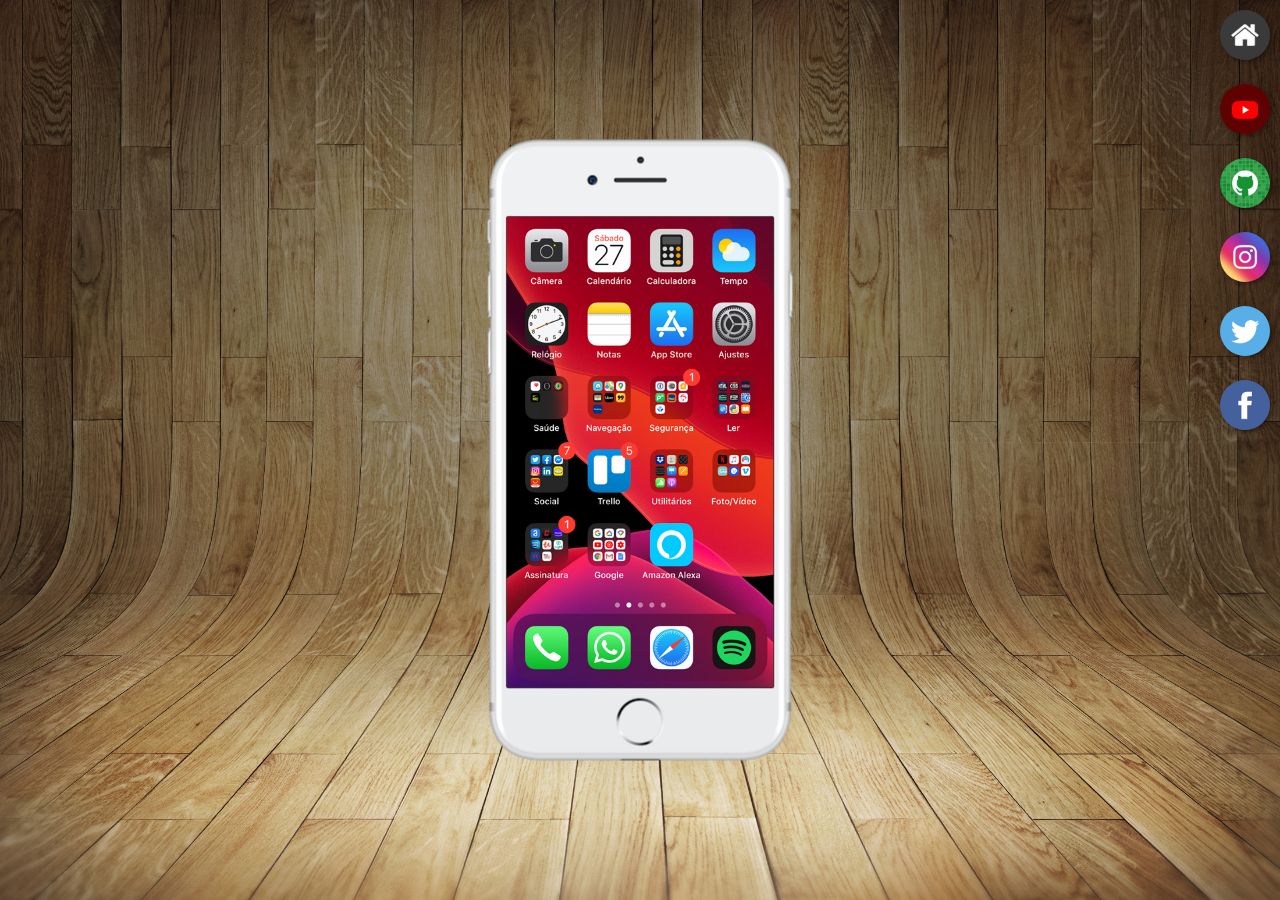
<file: index.html>
<!DOCTYPE html>
<html lang="pt-br">
<head>
    <meta charset="UTF-8">
    <meta http-equiv="X-UA-Compatible" content="IE=edge">
    <meta name="viewport" content="width=device-width, initial-scale=1.0">
    <link rel="shortcut icon" href="favicon.ico" type="image/x-icon">
    <link rel="stylesheet" href="style/style.css">
    <title>Projeto Redes Sociais</title>
</head>
<body>
    <main>
        <section id="telefone">
            <iframe src="home.html" name="tela" id="tela" frameborder="0">
                Seu navegador não é compatível com isso.
            </iframe>
        </section>
        <section id="redes-sociais">
            <a href="home.html" target="tela"><img src="imagens/logo-home.jpg" alt="home"></a><br>
            <a href="youtube.html" target="tela"><img src="imagens/logo-youtube.jpg" alt="youtube"></a><br>
            <a href="github.html" target="tela"><img src="imagens/logo-github.jpg" alt="github"></a><br>
            <a href="instagram.html" target="tela"><img src="imagens/logo-instagram.jpg" alt="instagram"></a><br>
            <a href="#" target="tela"><img src="imagens/logo-twitter.jpg" alt="twitter"></a><br>
            <a href="facebook.html" target="tela"><img src="imagens/logo-facebook.jpg" alt="facebook"></a>
        </section>
    </main>
</body>
</html>
</file>
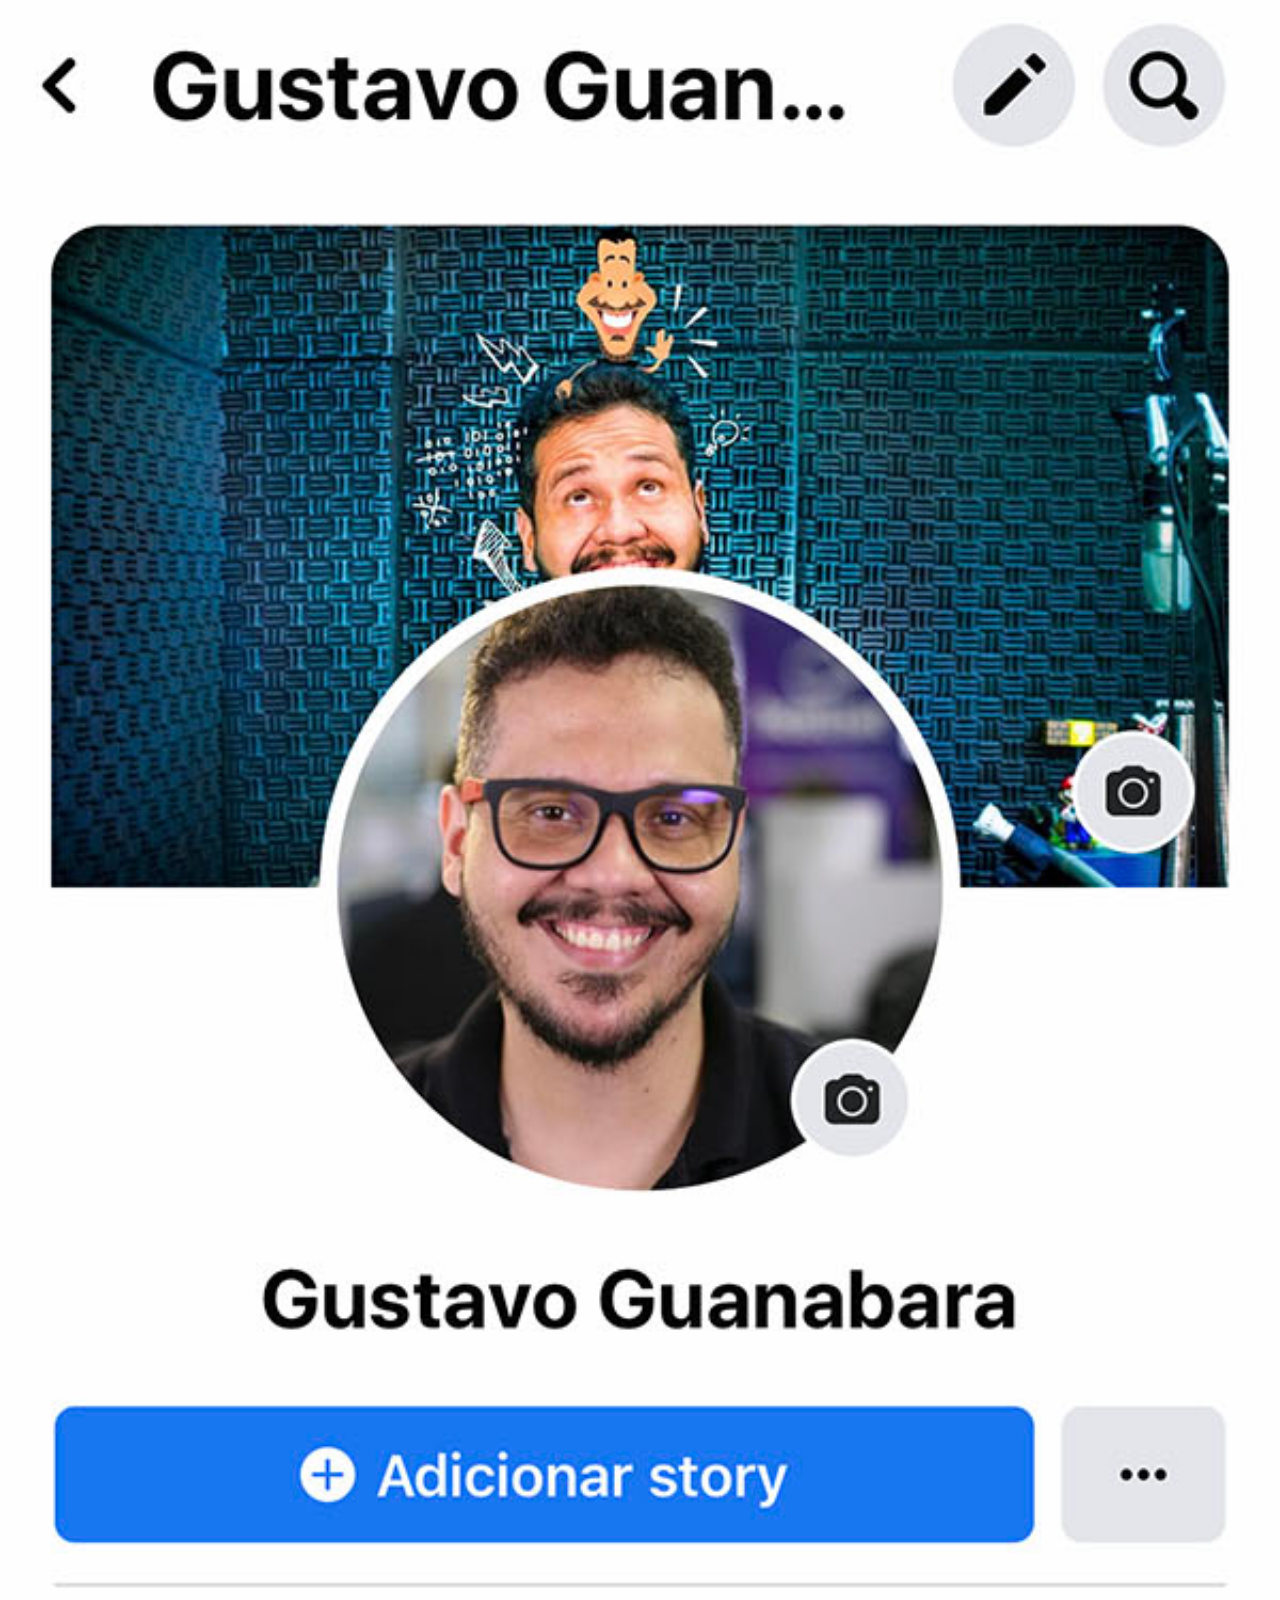
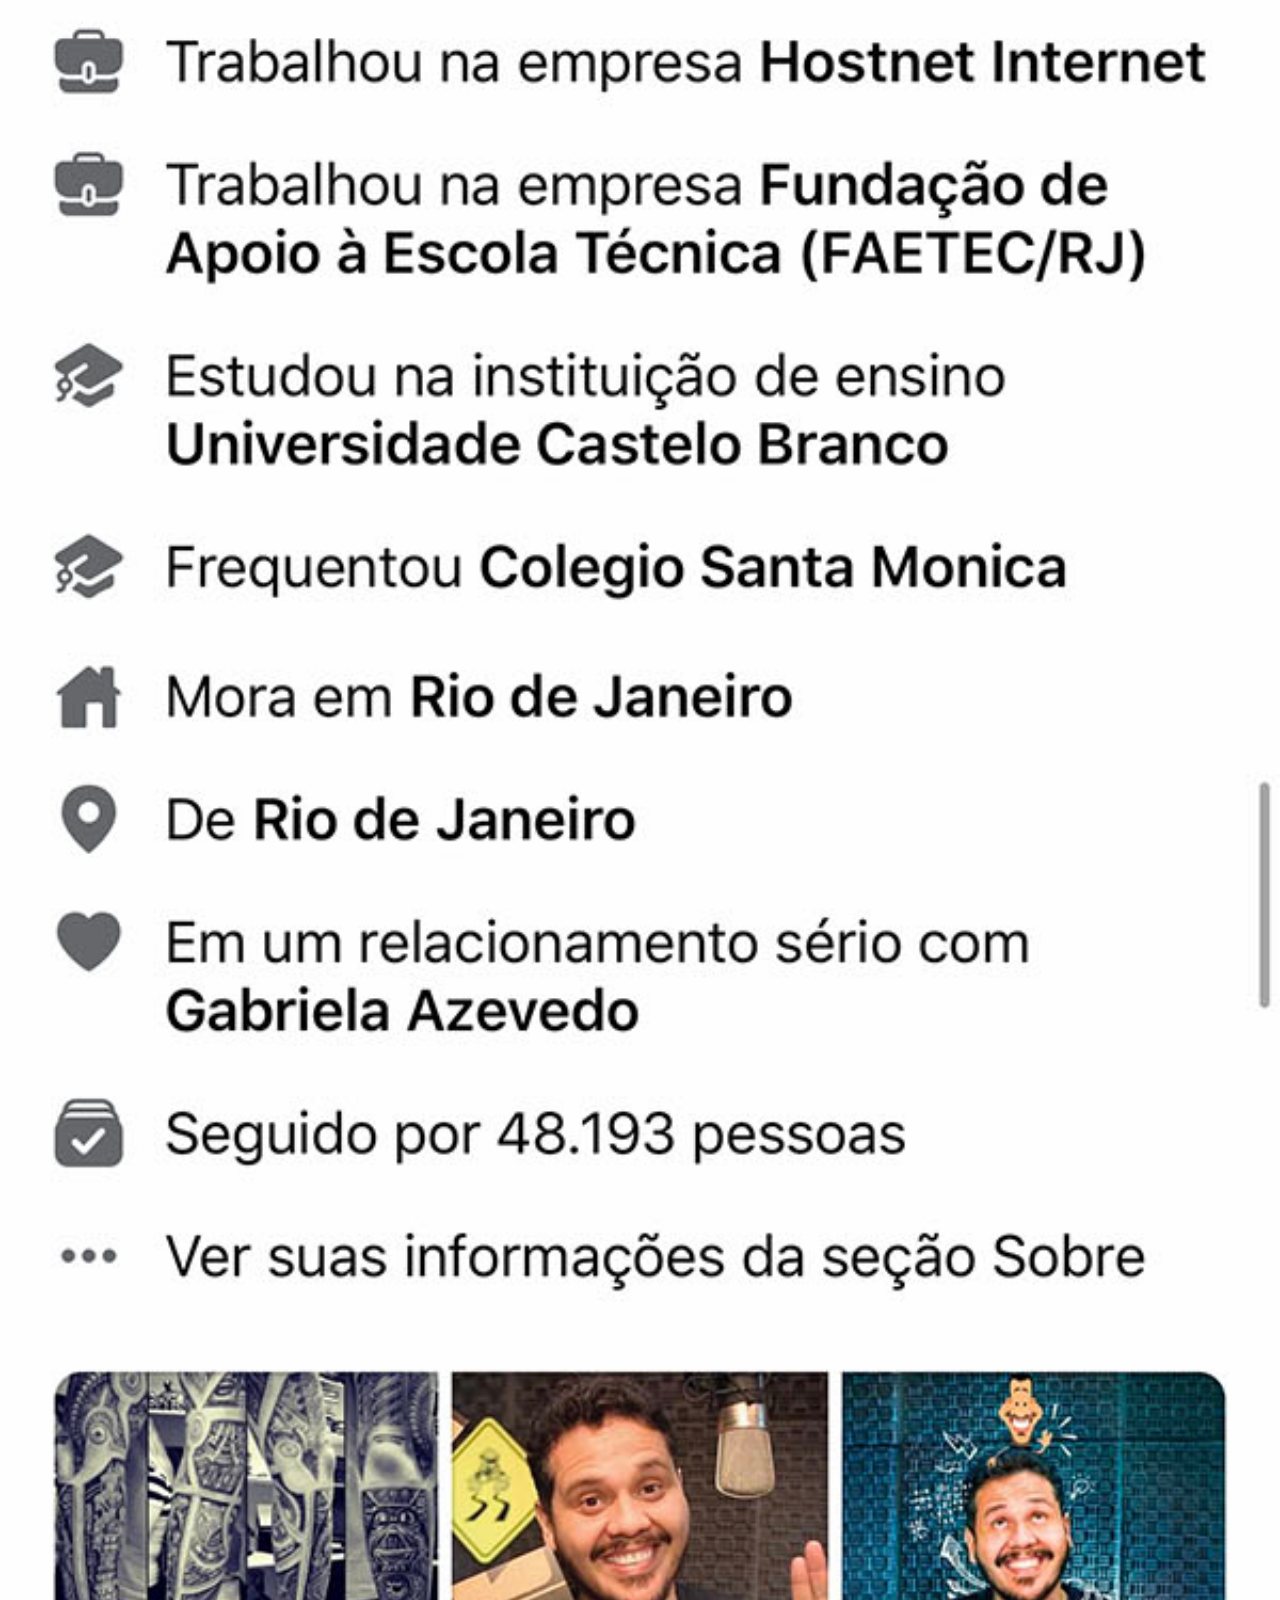
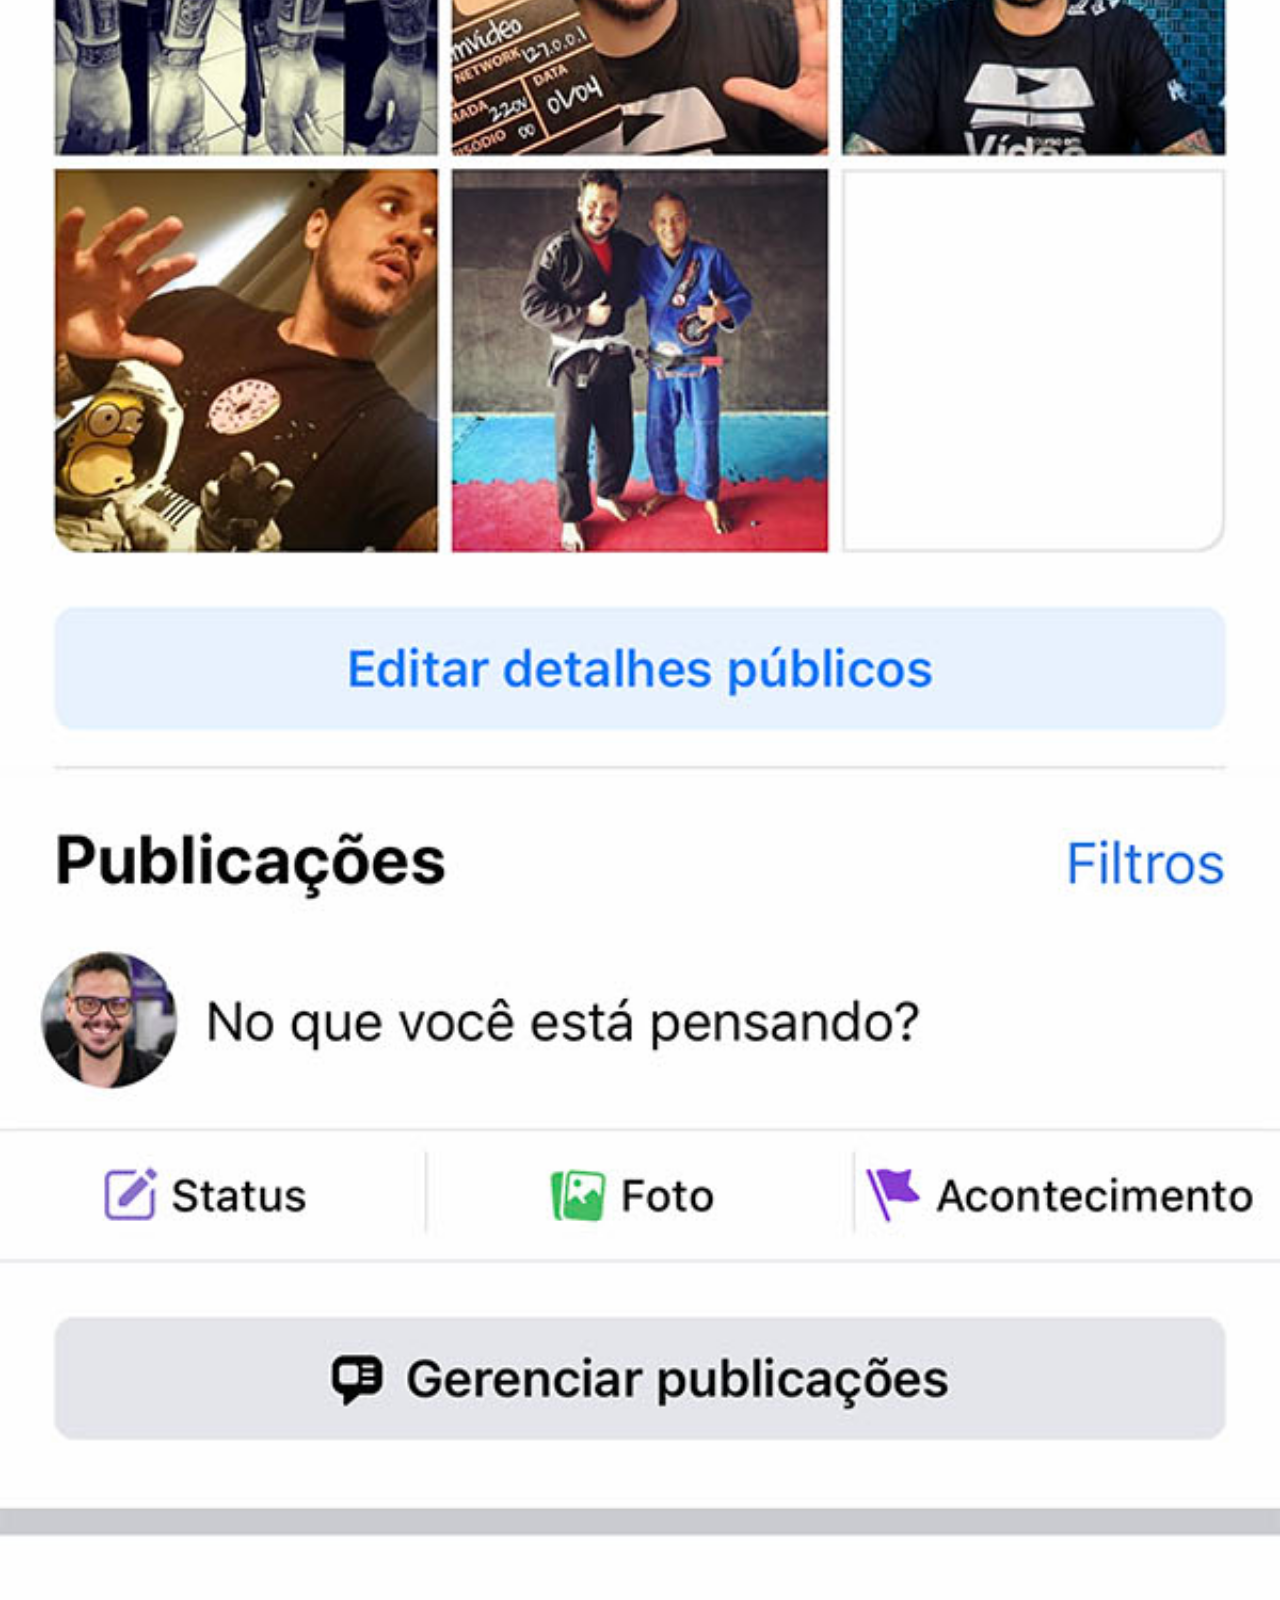
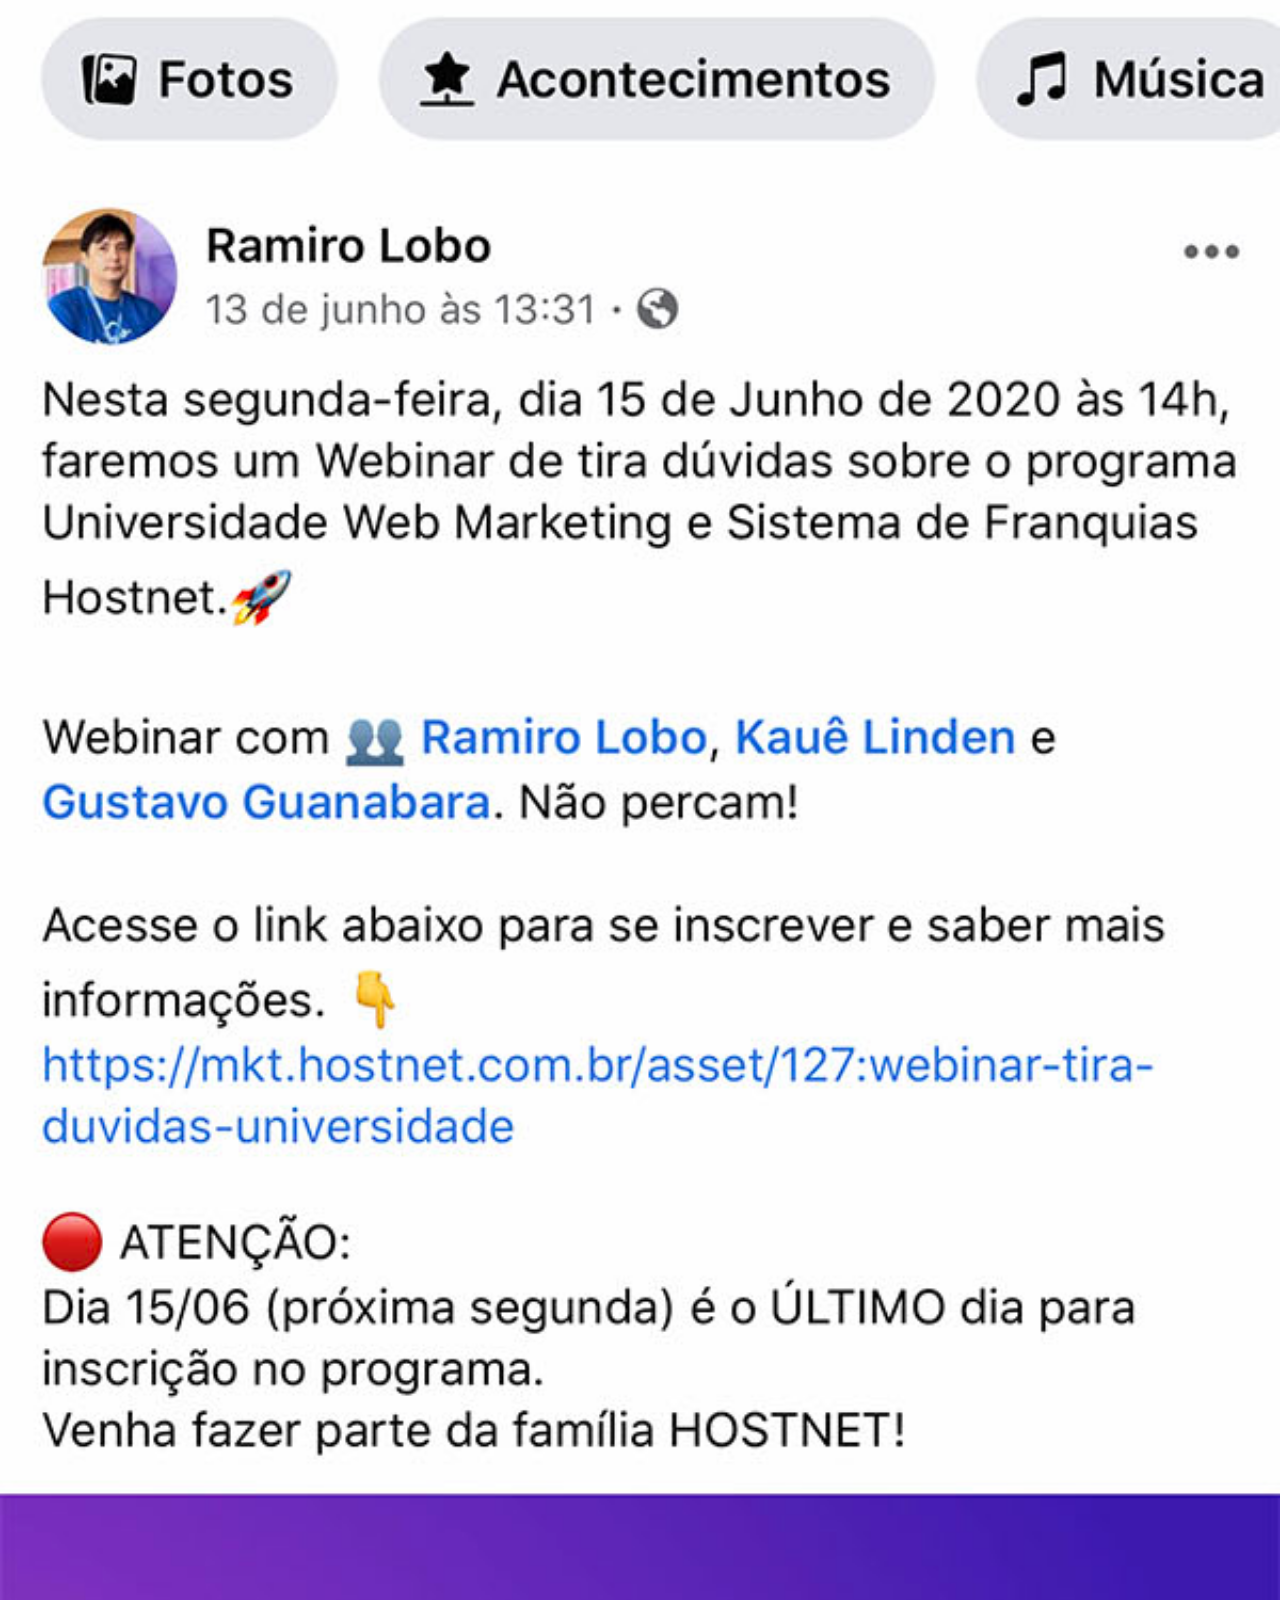
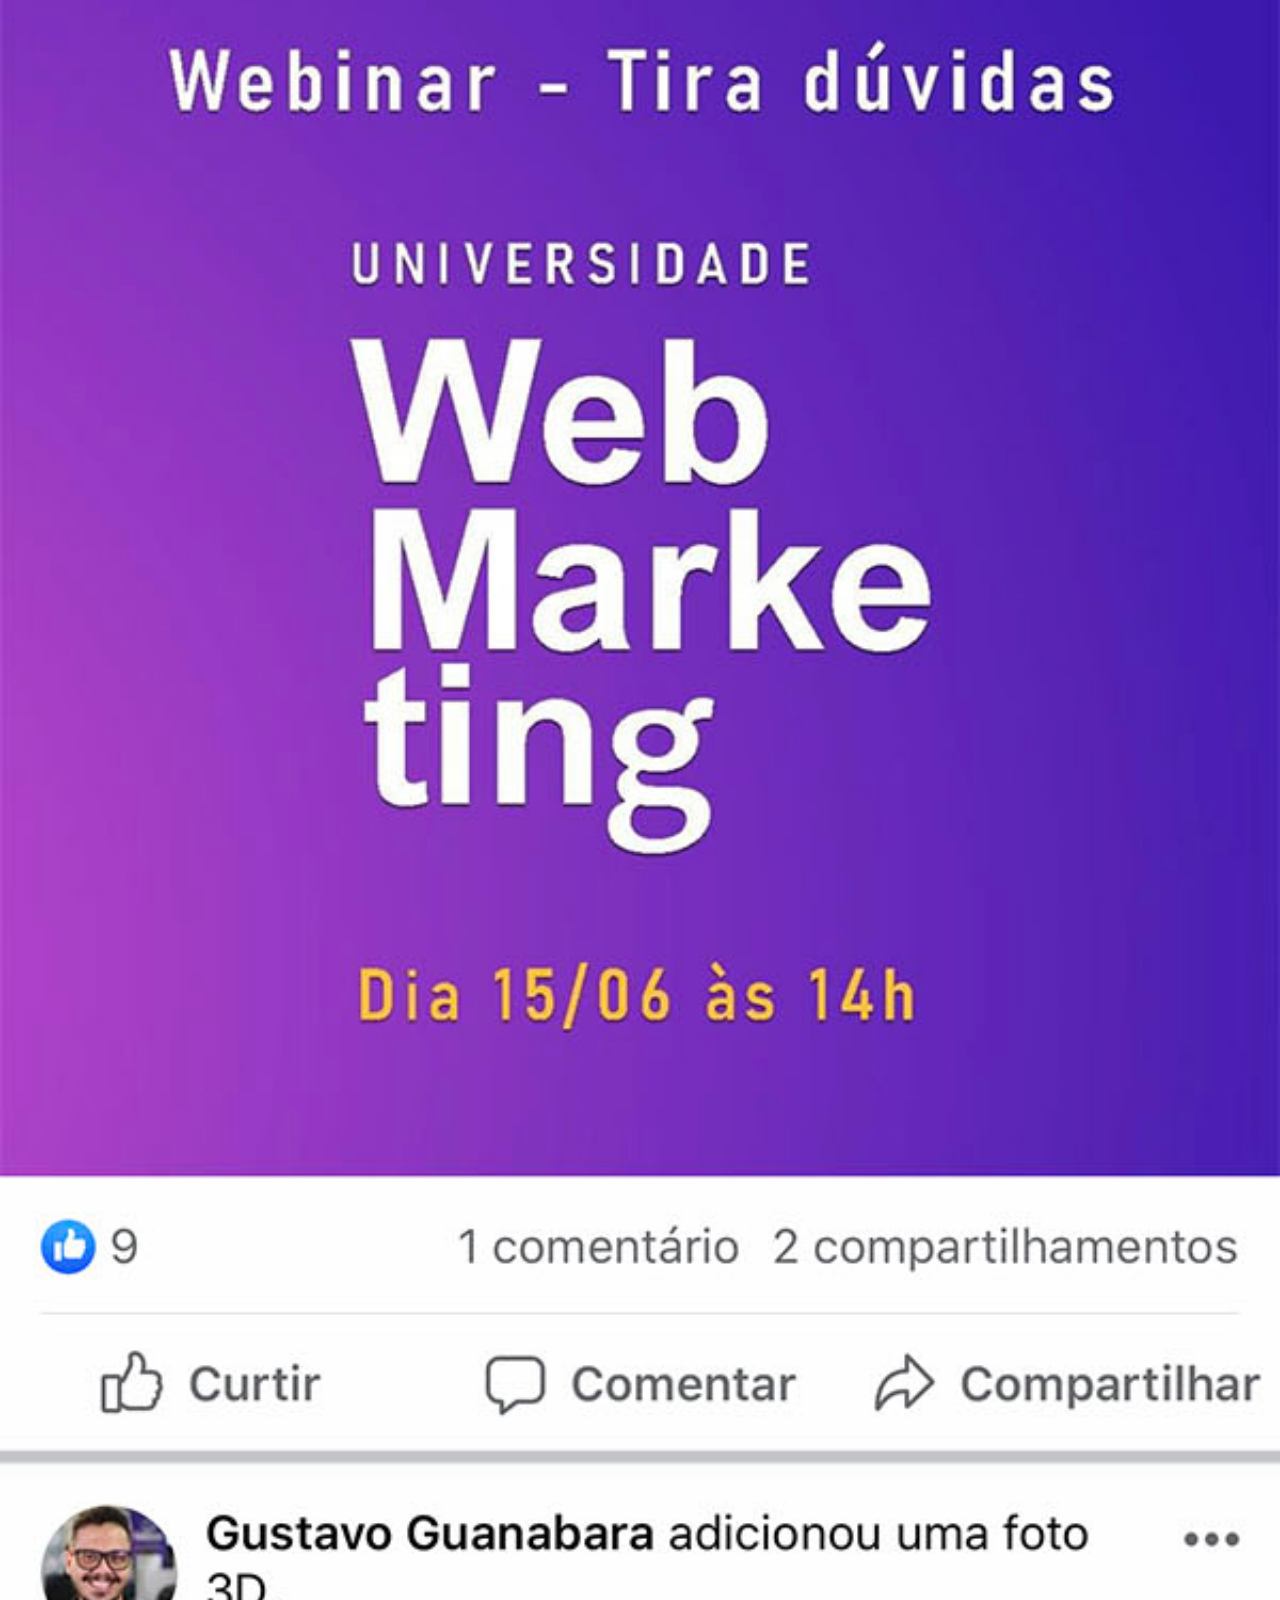
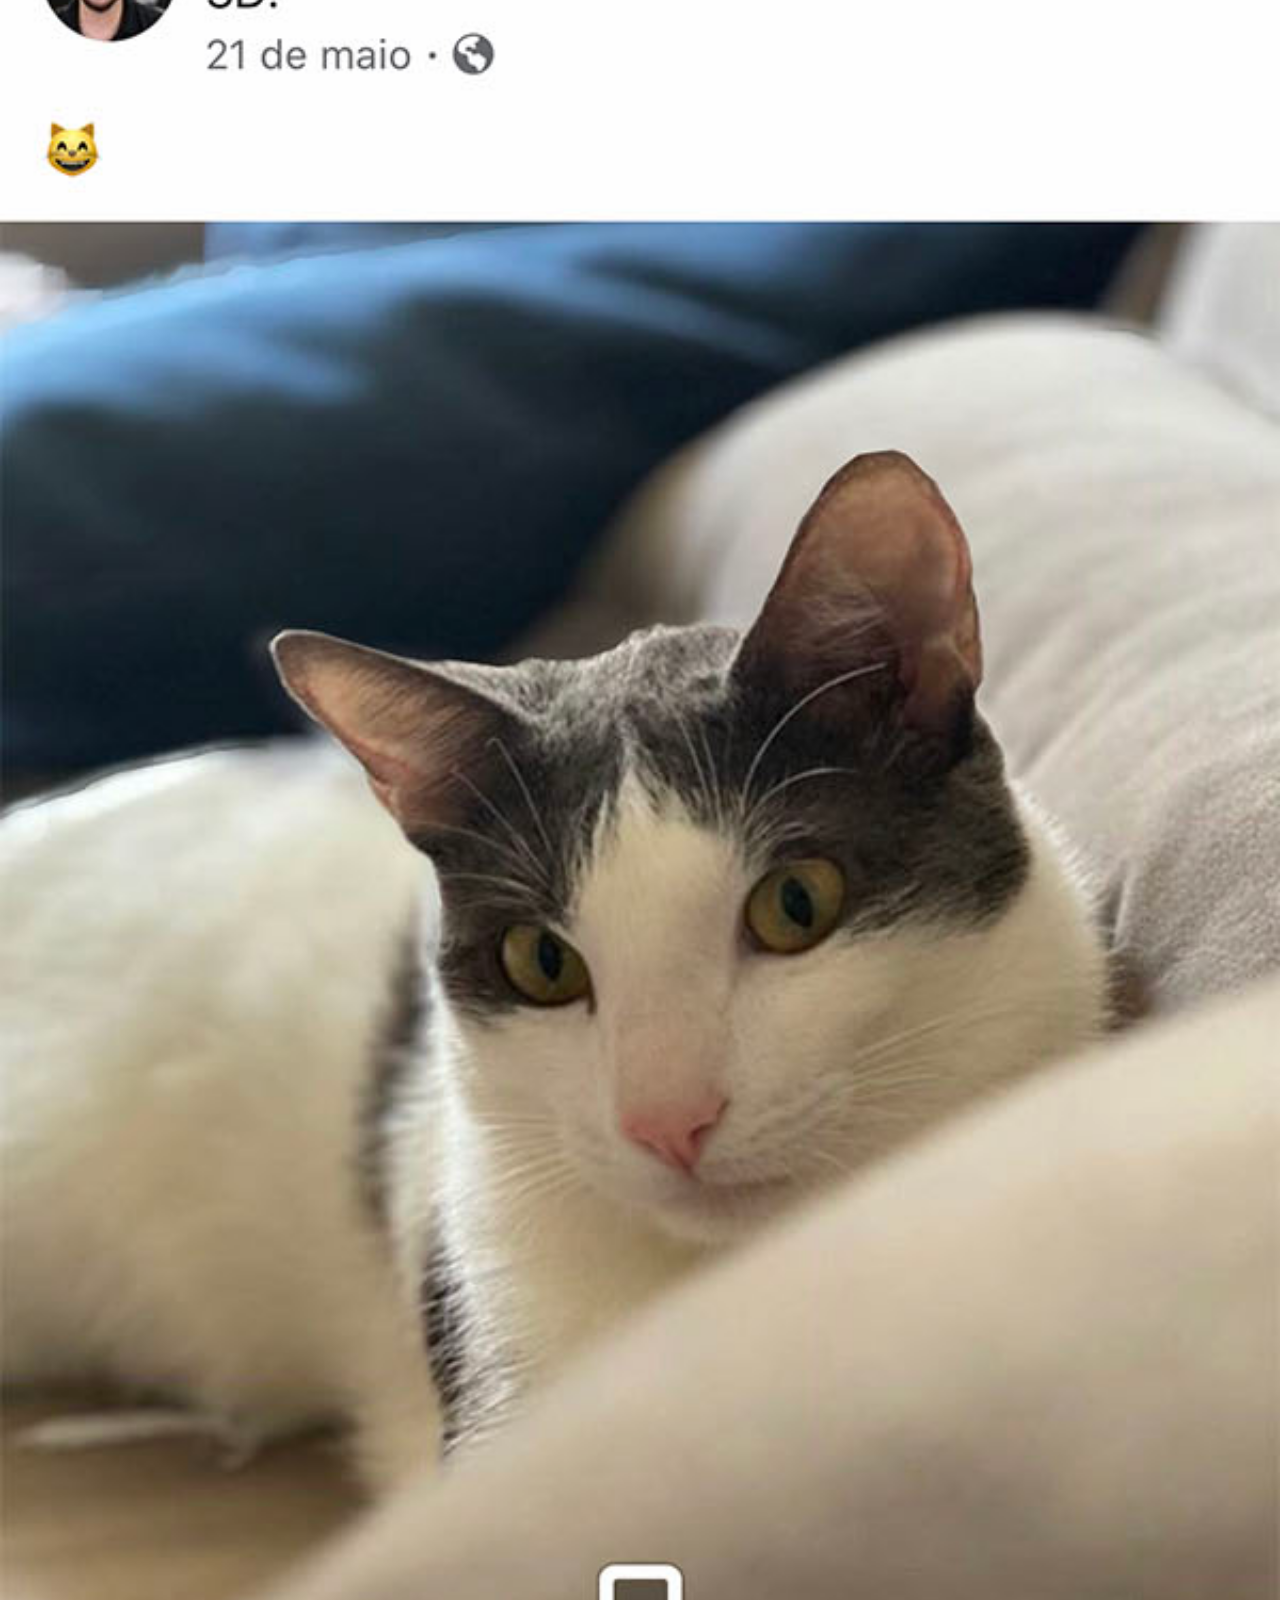
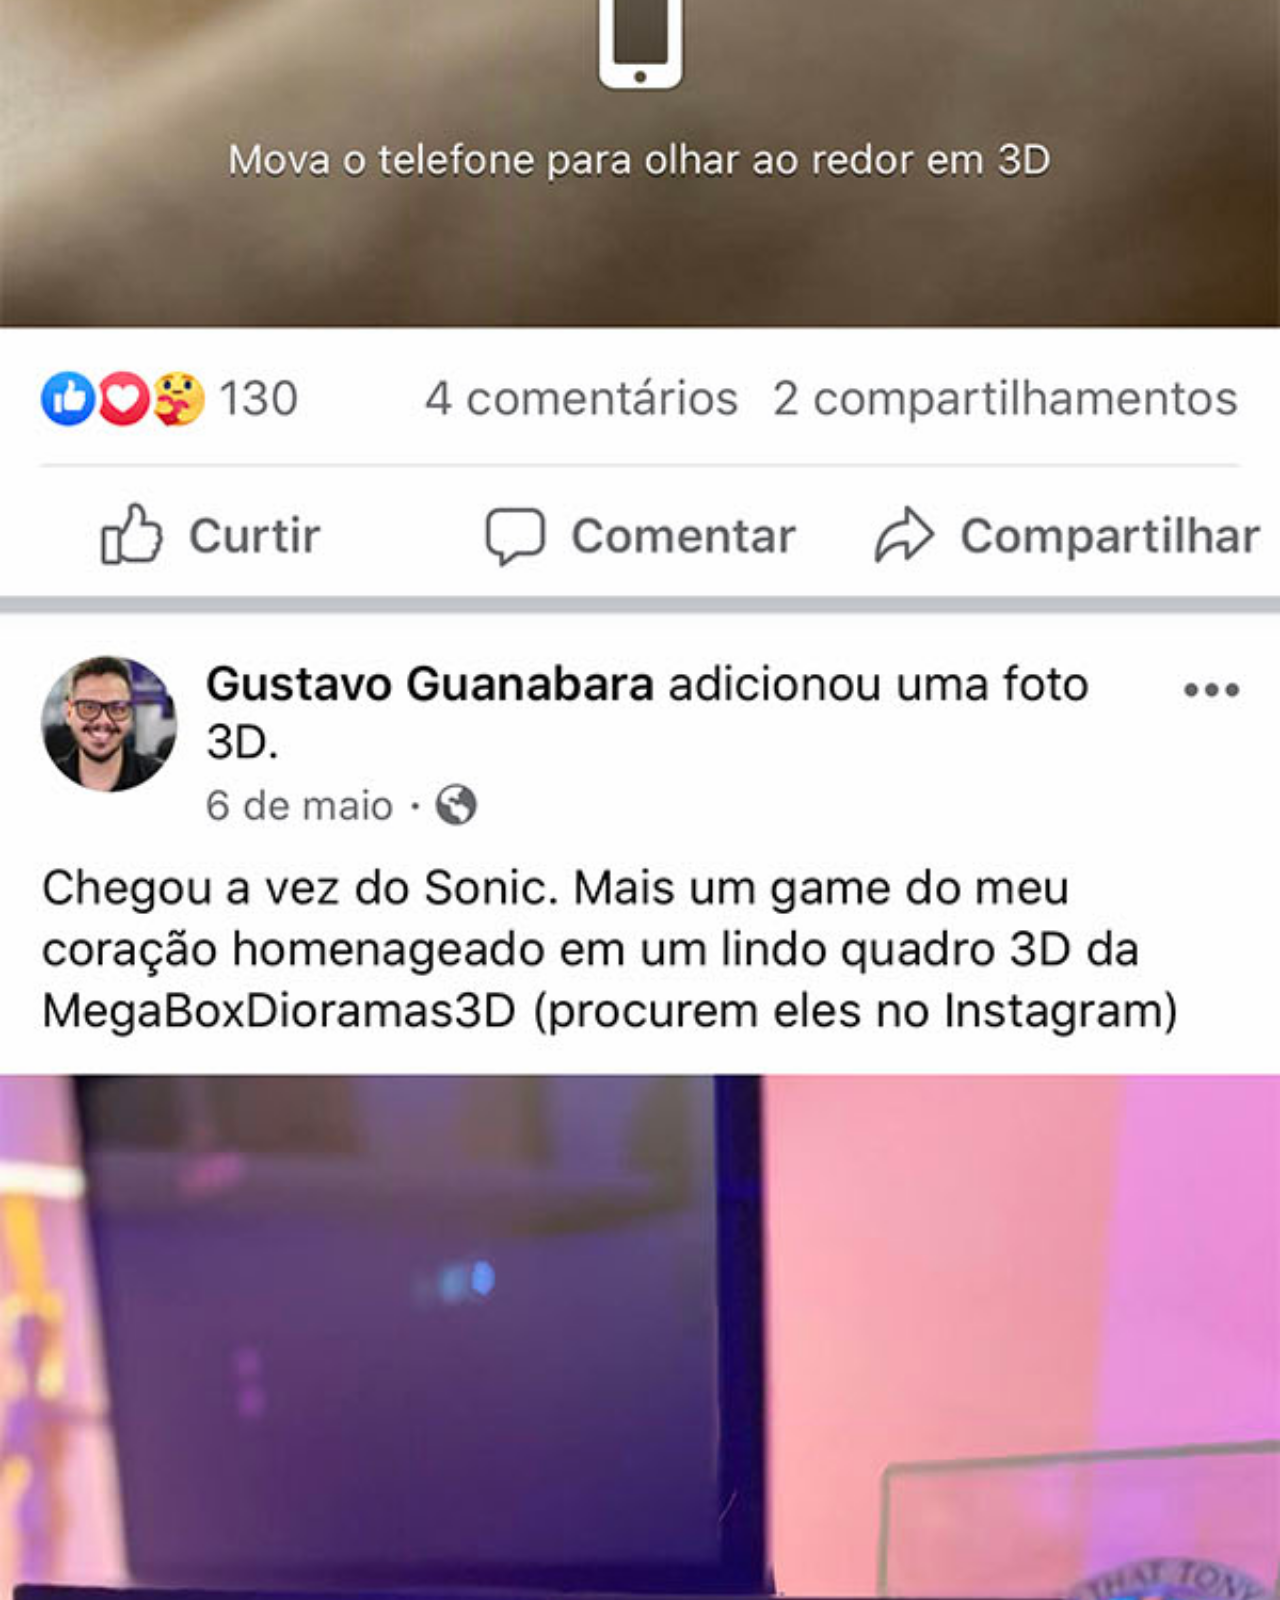
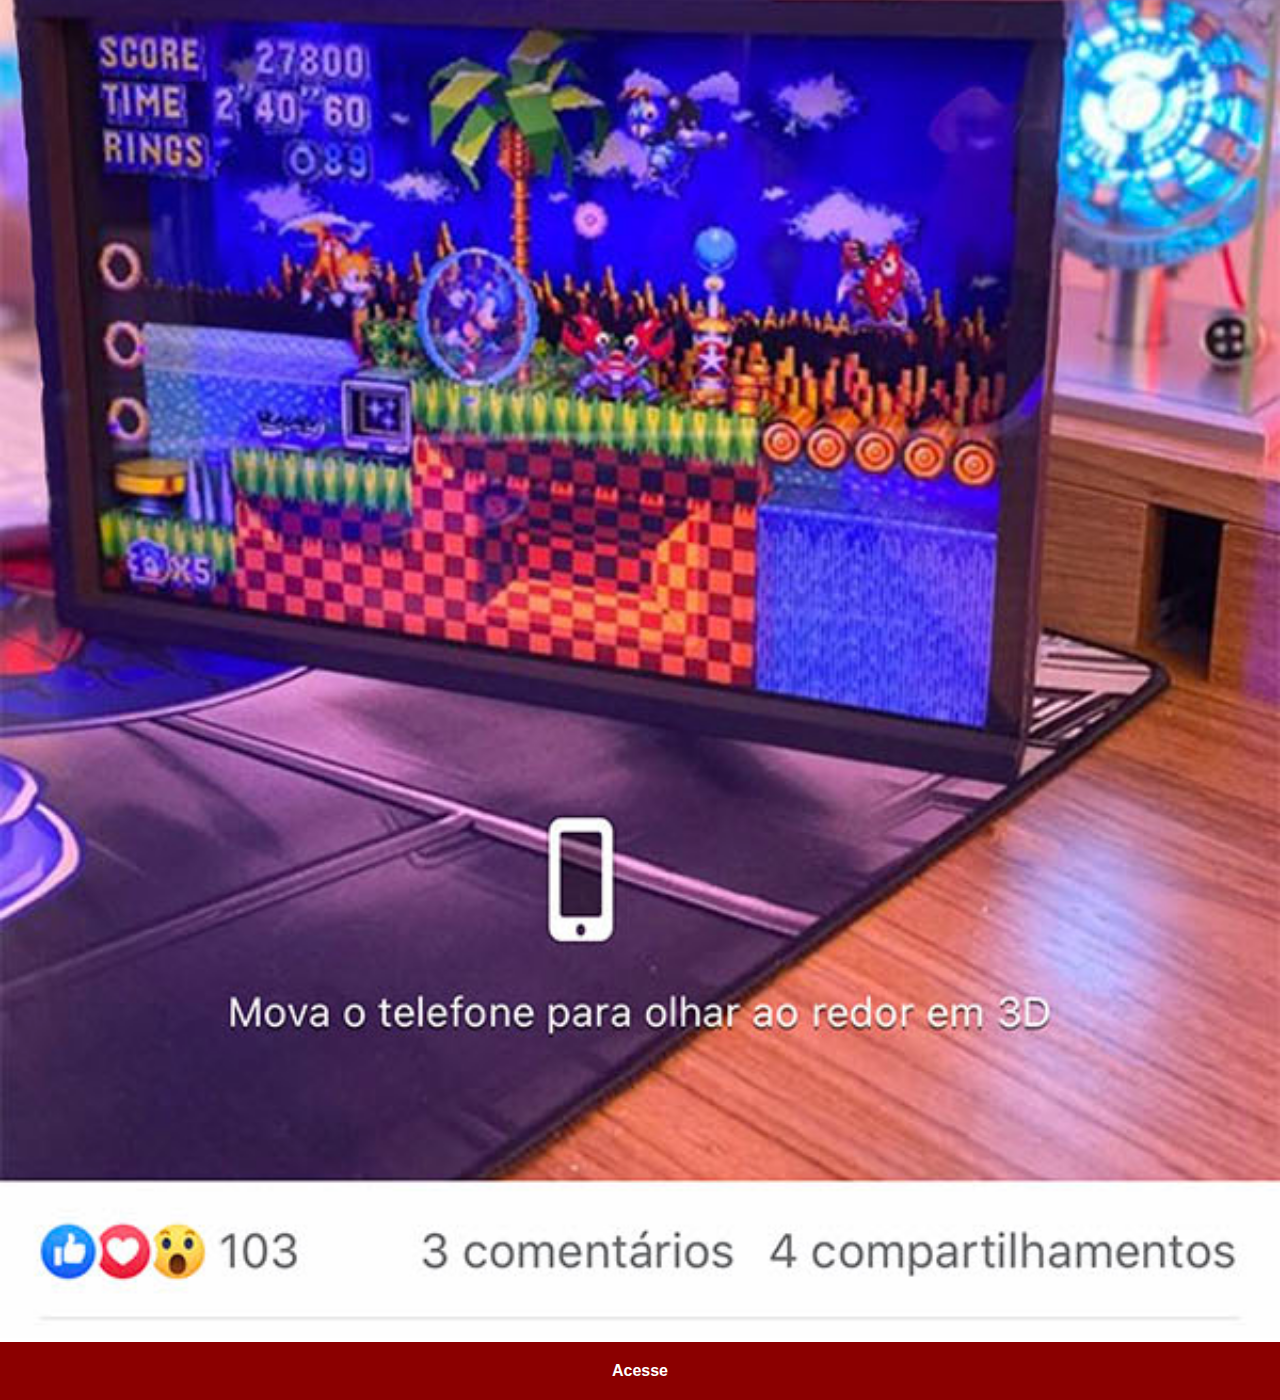
<file: facebook.html>
<!DOCTYPE html>
<html lang="pt-br">
<head>
    <meta charset="UTF-8">
    <meta http-equiv="X-UA-Compatible" content="IE=edge">
    <meta name="viewport" content="width=device-width, initial-scale=1.0">
    <title>Facebook</title>
    <link rel="stylesheet" href="style/social.css">
</head>
<body>
    <img src="imagens/tela-facebook.jpg" alt="Facebook">
    <a href="https://www.facebook.com/diego.thielecanuto/" target="_blank">Acesse</a>
</body>
</html>
</file>
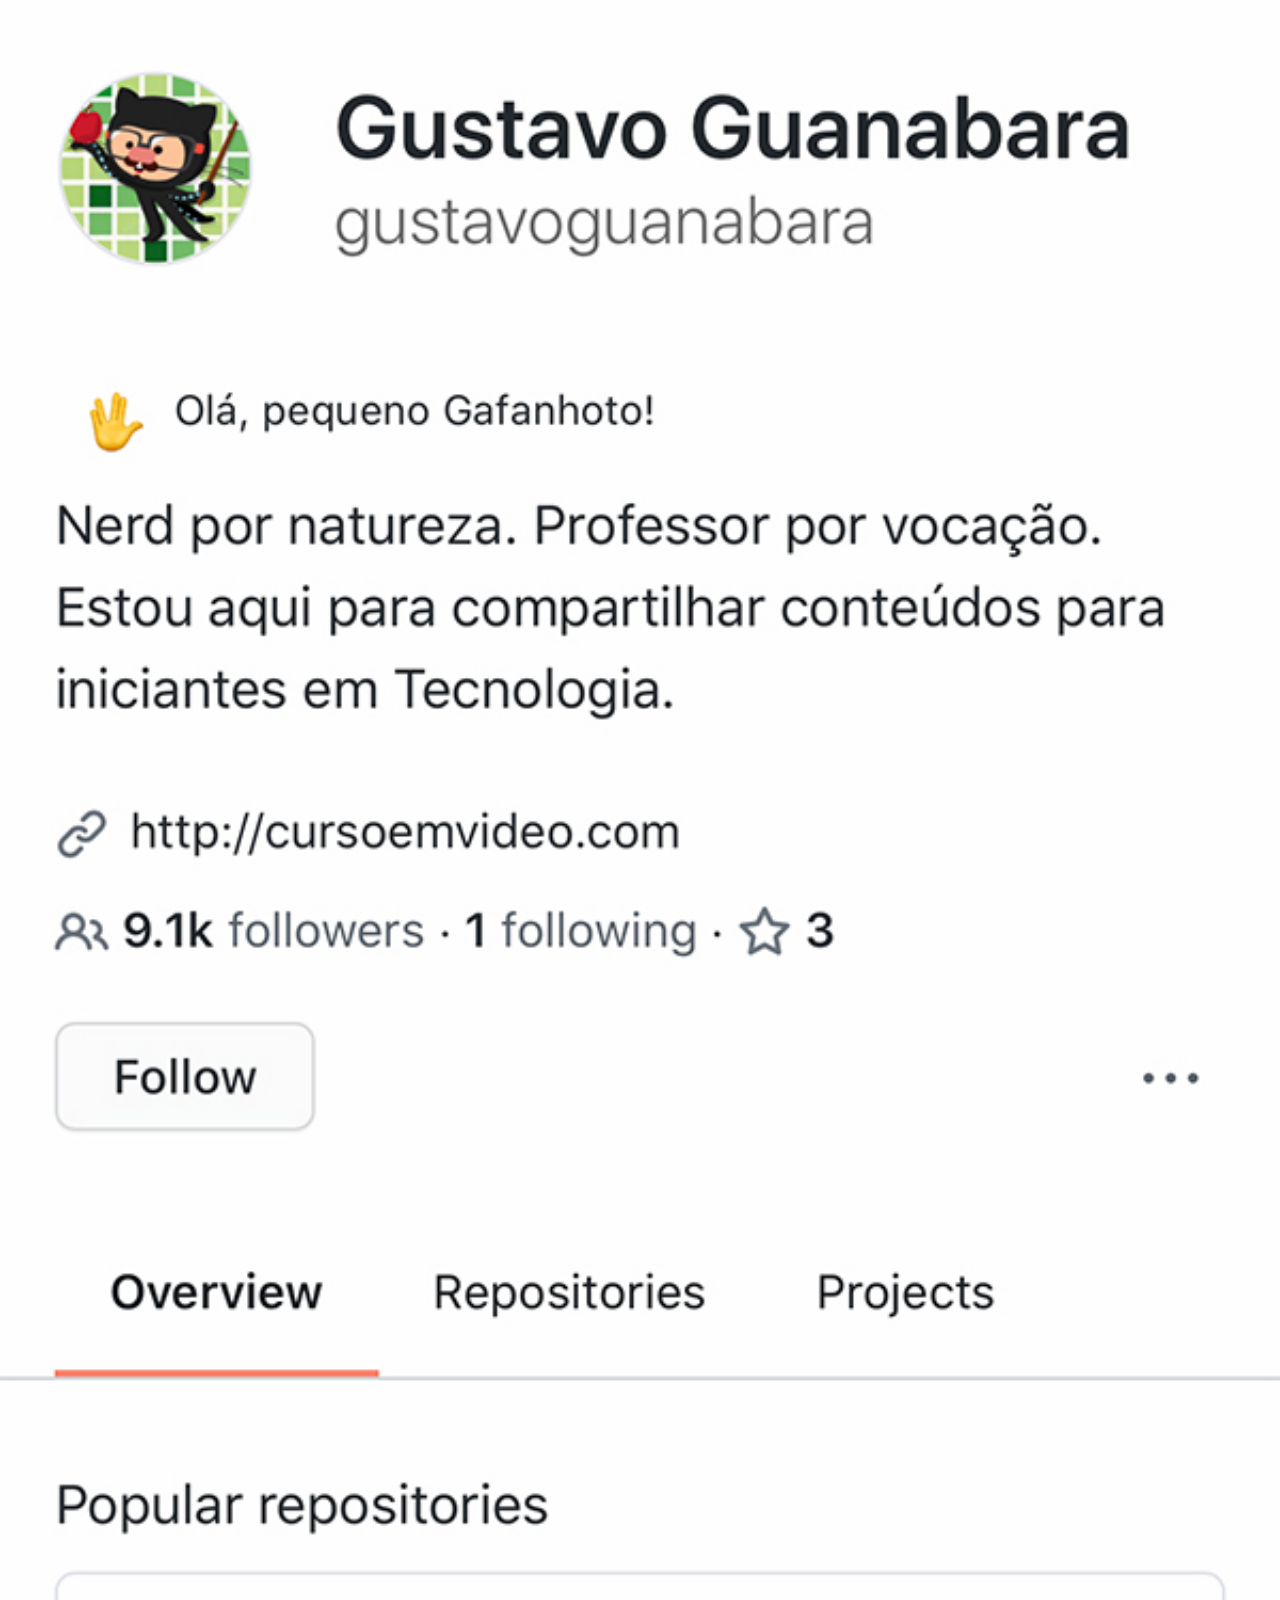
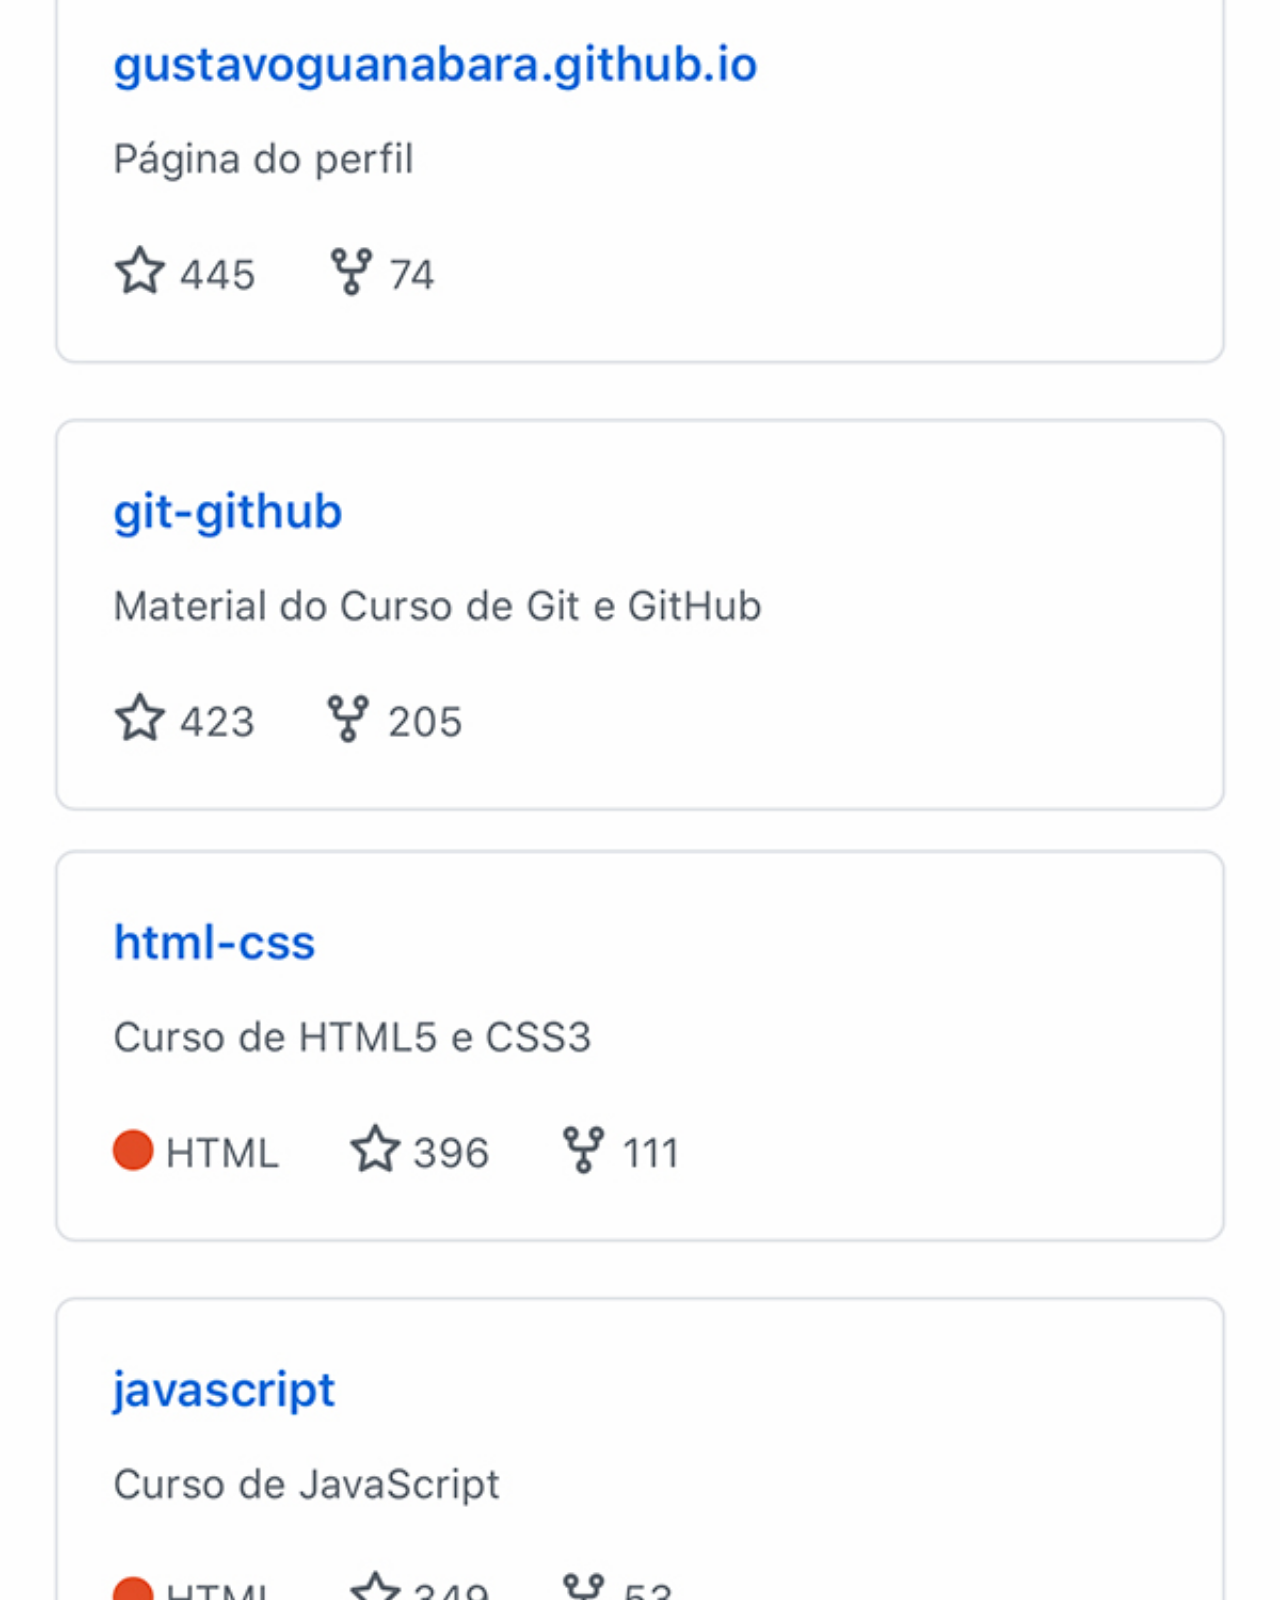
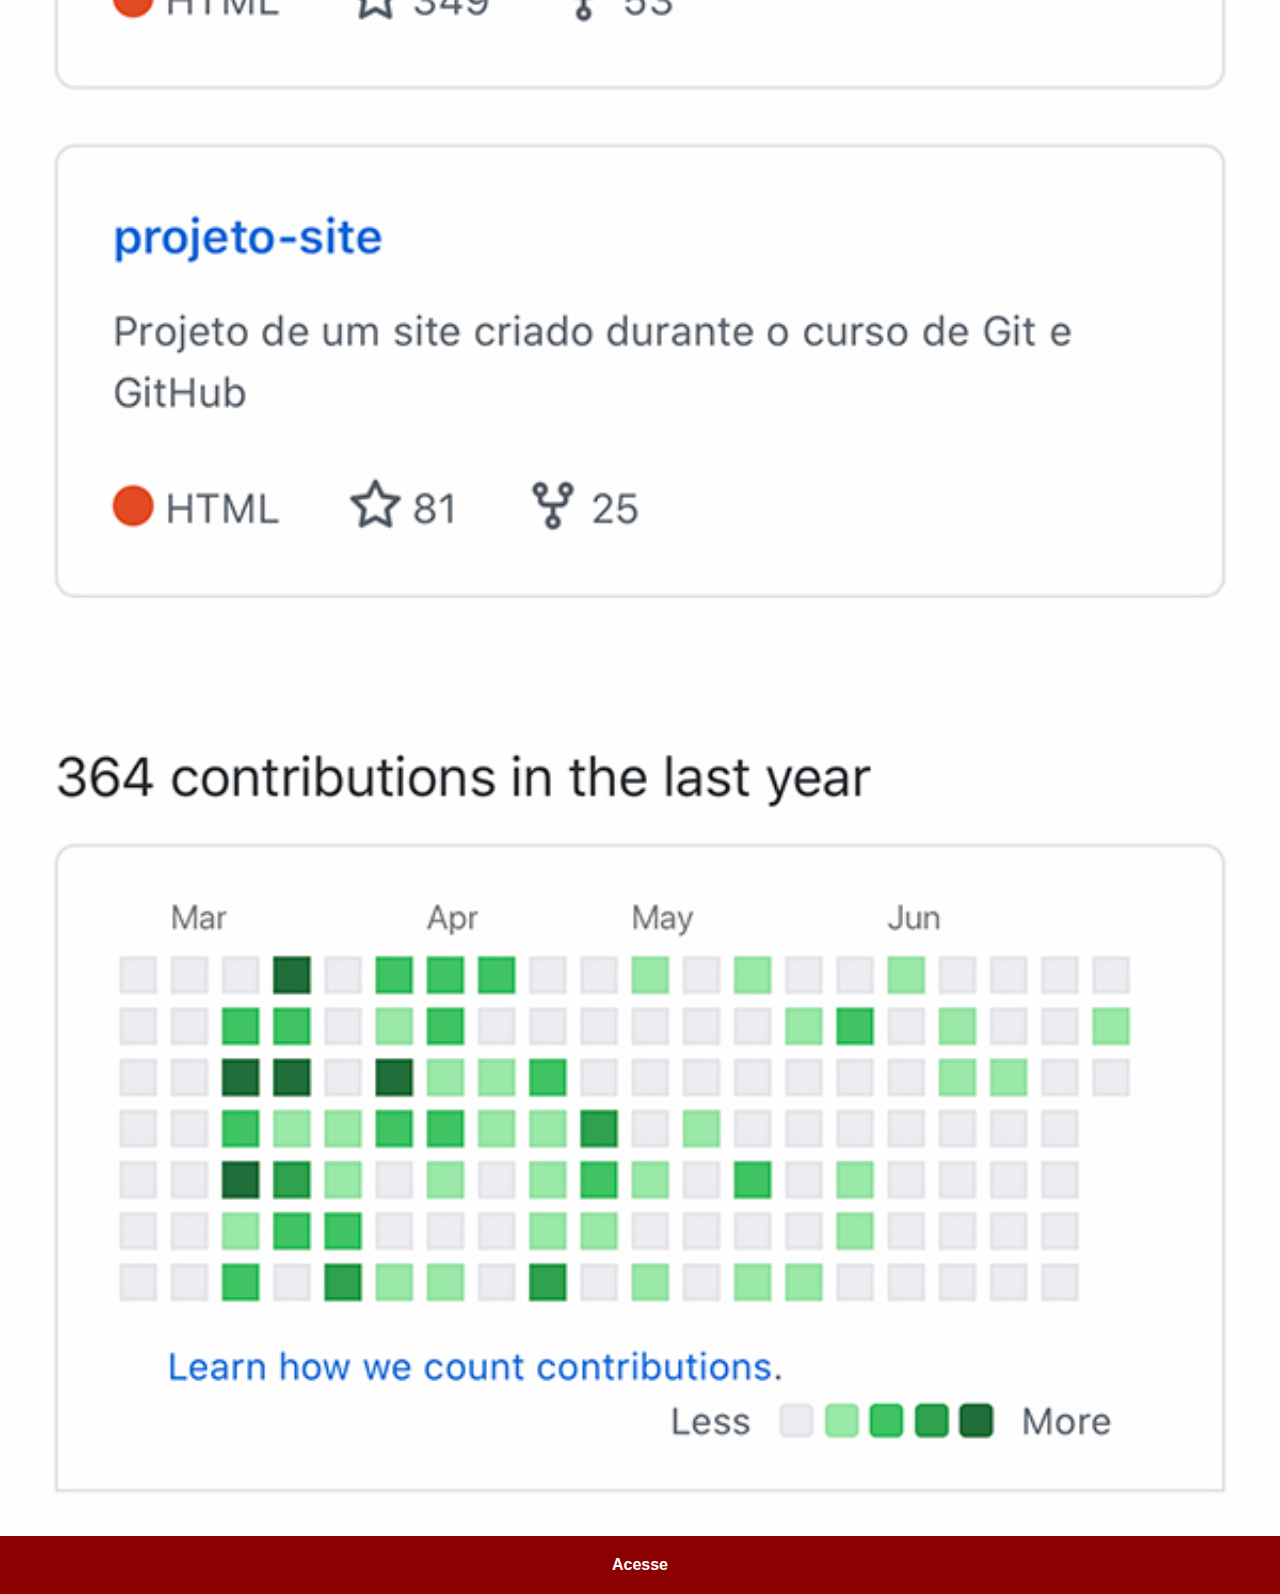
<file: github.html>
<!DOCTYPE html>
<html lang="pt-br">
<head>
    <meta charset="UTF-8">
    <meta http-equiv="X-UA-Compatible" content="IE=edge">
    <meta name="viewport" content="width=device-width, initial-scale=1.0">
    <title>Github</title>
    <link rel="stylesheet" href="style/social.css">
</head>
<body>
    <img src="imagens/tela-github.jpg" alt="Github">
    <a href="https://github.com/DiegoTCanuto" target="_blank">Acesse</a>
</body>
</html>
</file>
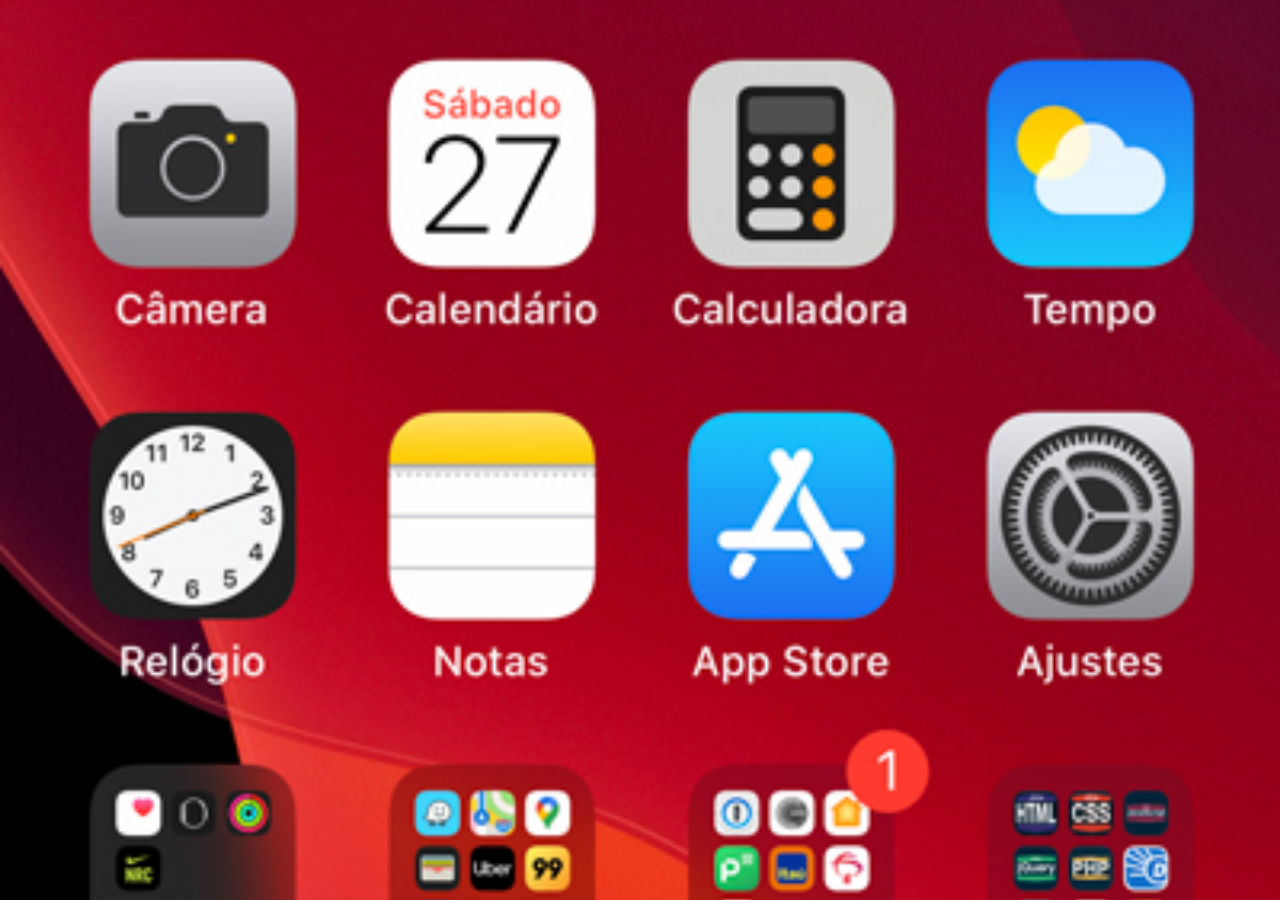
<file: home.html>
<!DOCTYPE html>
<html lang="pt-br">
<head>
    <meta charset="UTF-8">
    <meta http-equiv="X-UA-Compatible" content="IE=edge">
    <meta name="viewport" content="width=device-width, initial-scale=1.0">
    <title>Home</title>
</head>
    <style>
        * {
            margin: 0px;
            padding: 0px;
        }

        body {
            width: 100vw;
            height: 100vh;
            background: black url(imagens/tela-home.jpg) no-repeat top center;
            background-size: cover;
        }
    </style>
<body>
    
</body>
</html>
</file>
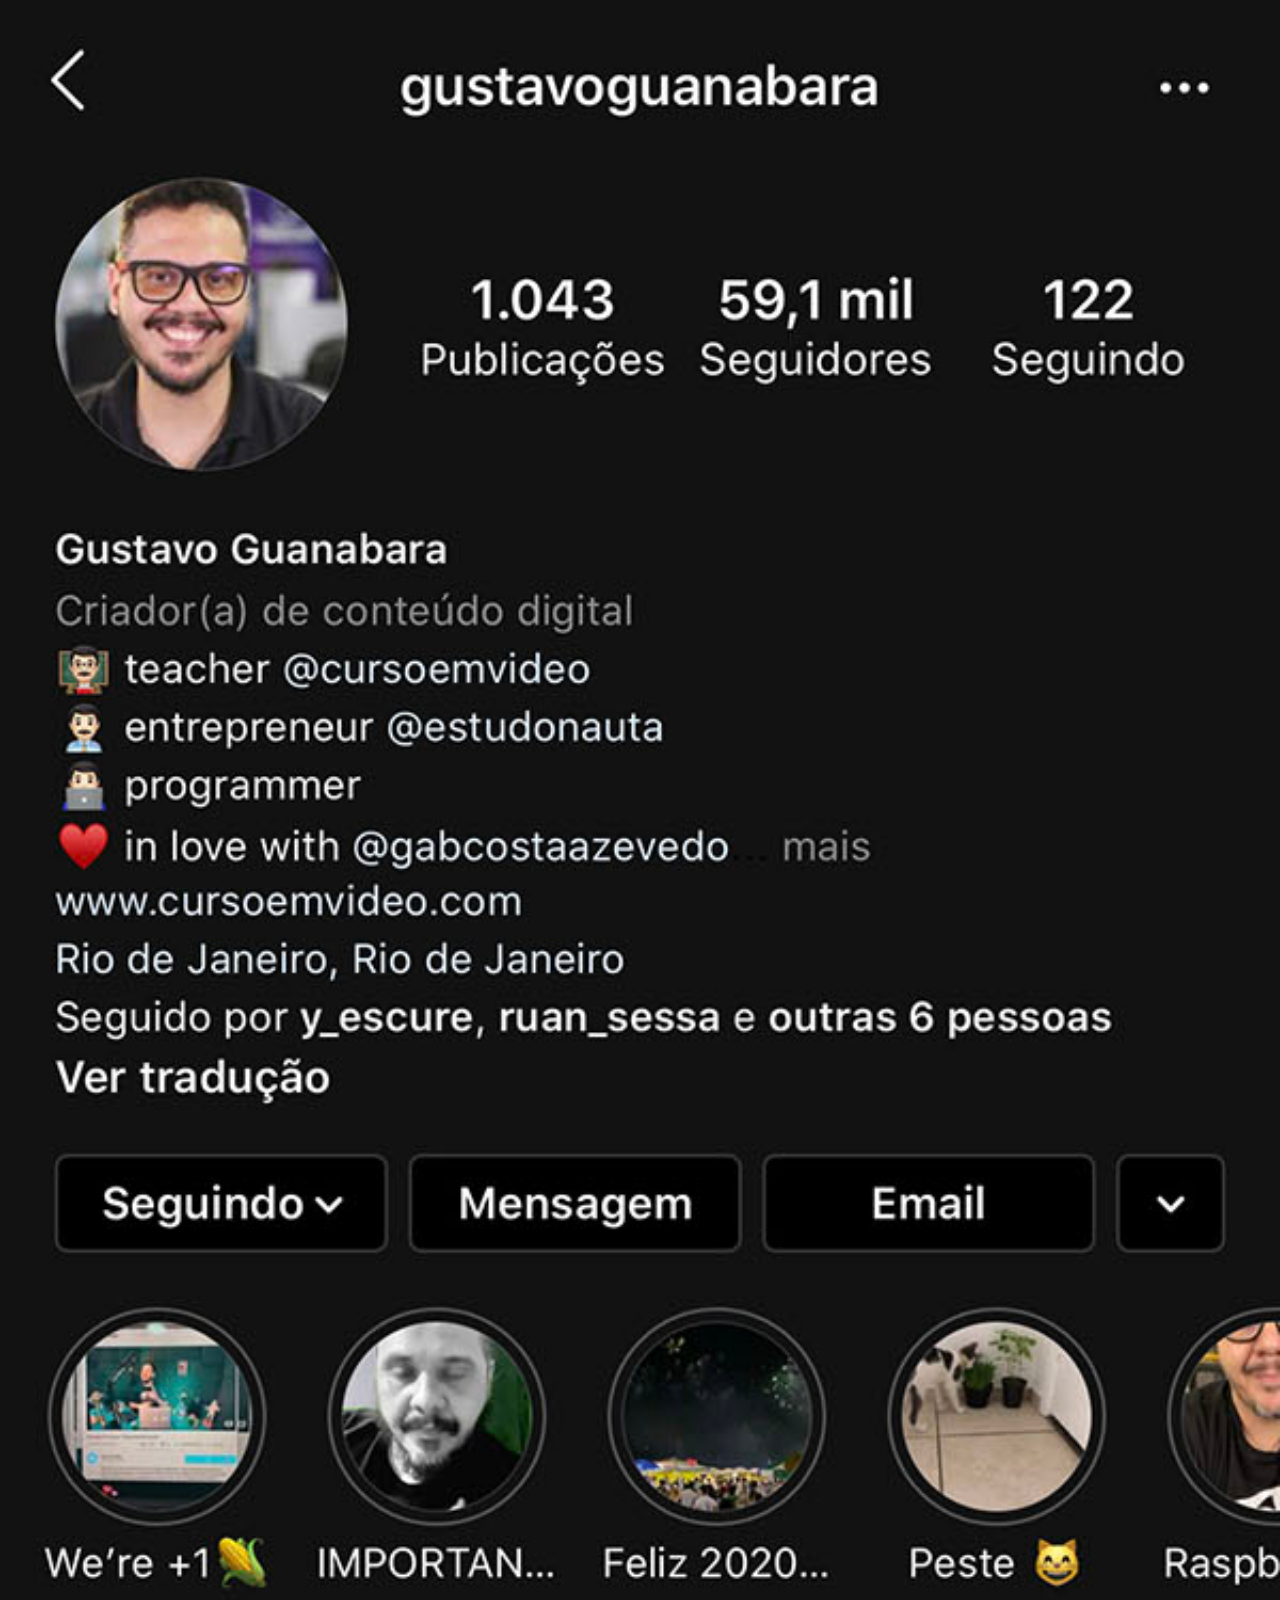
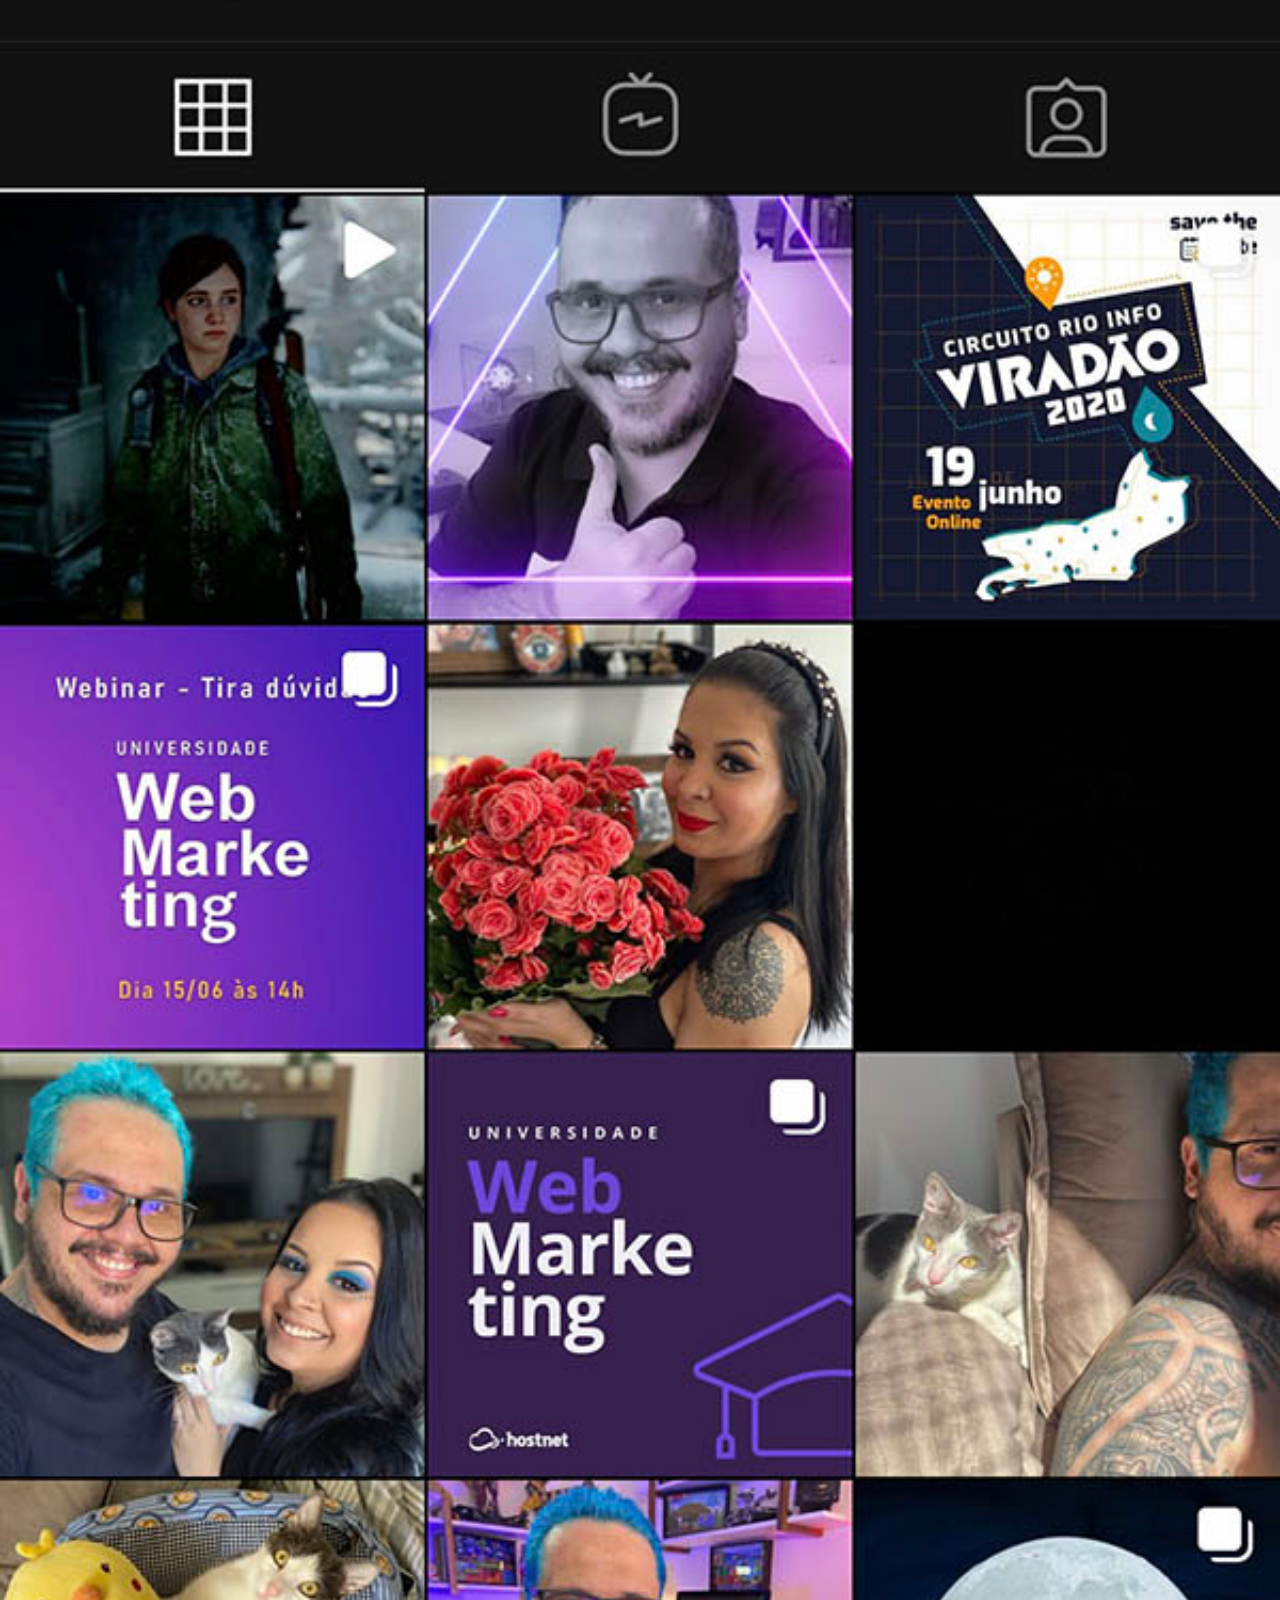
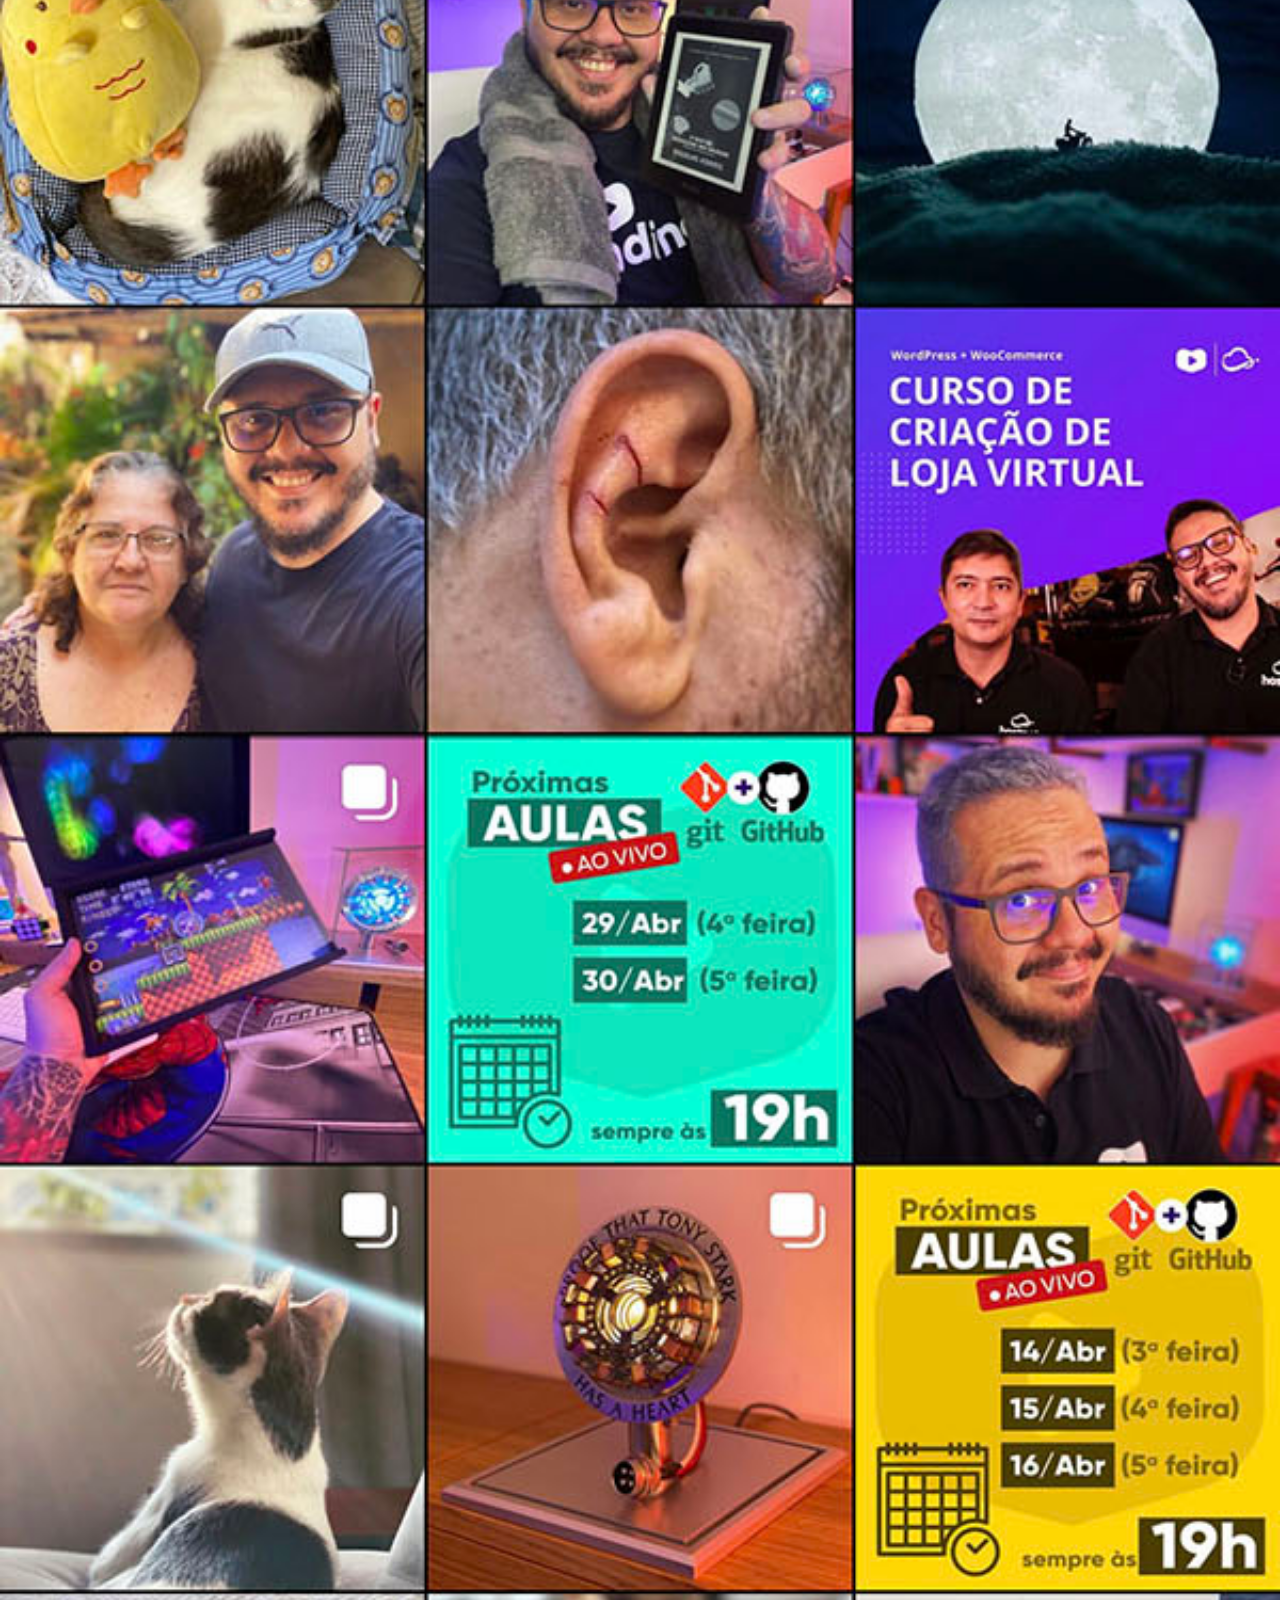
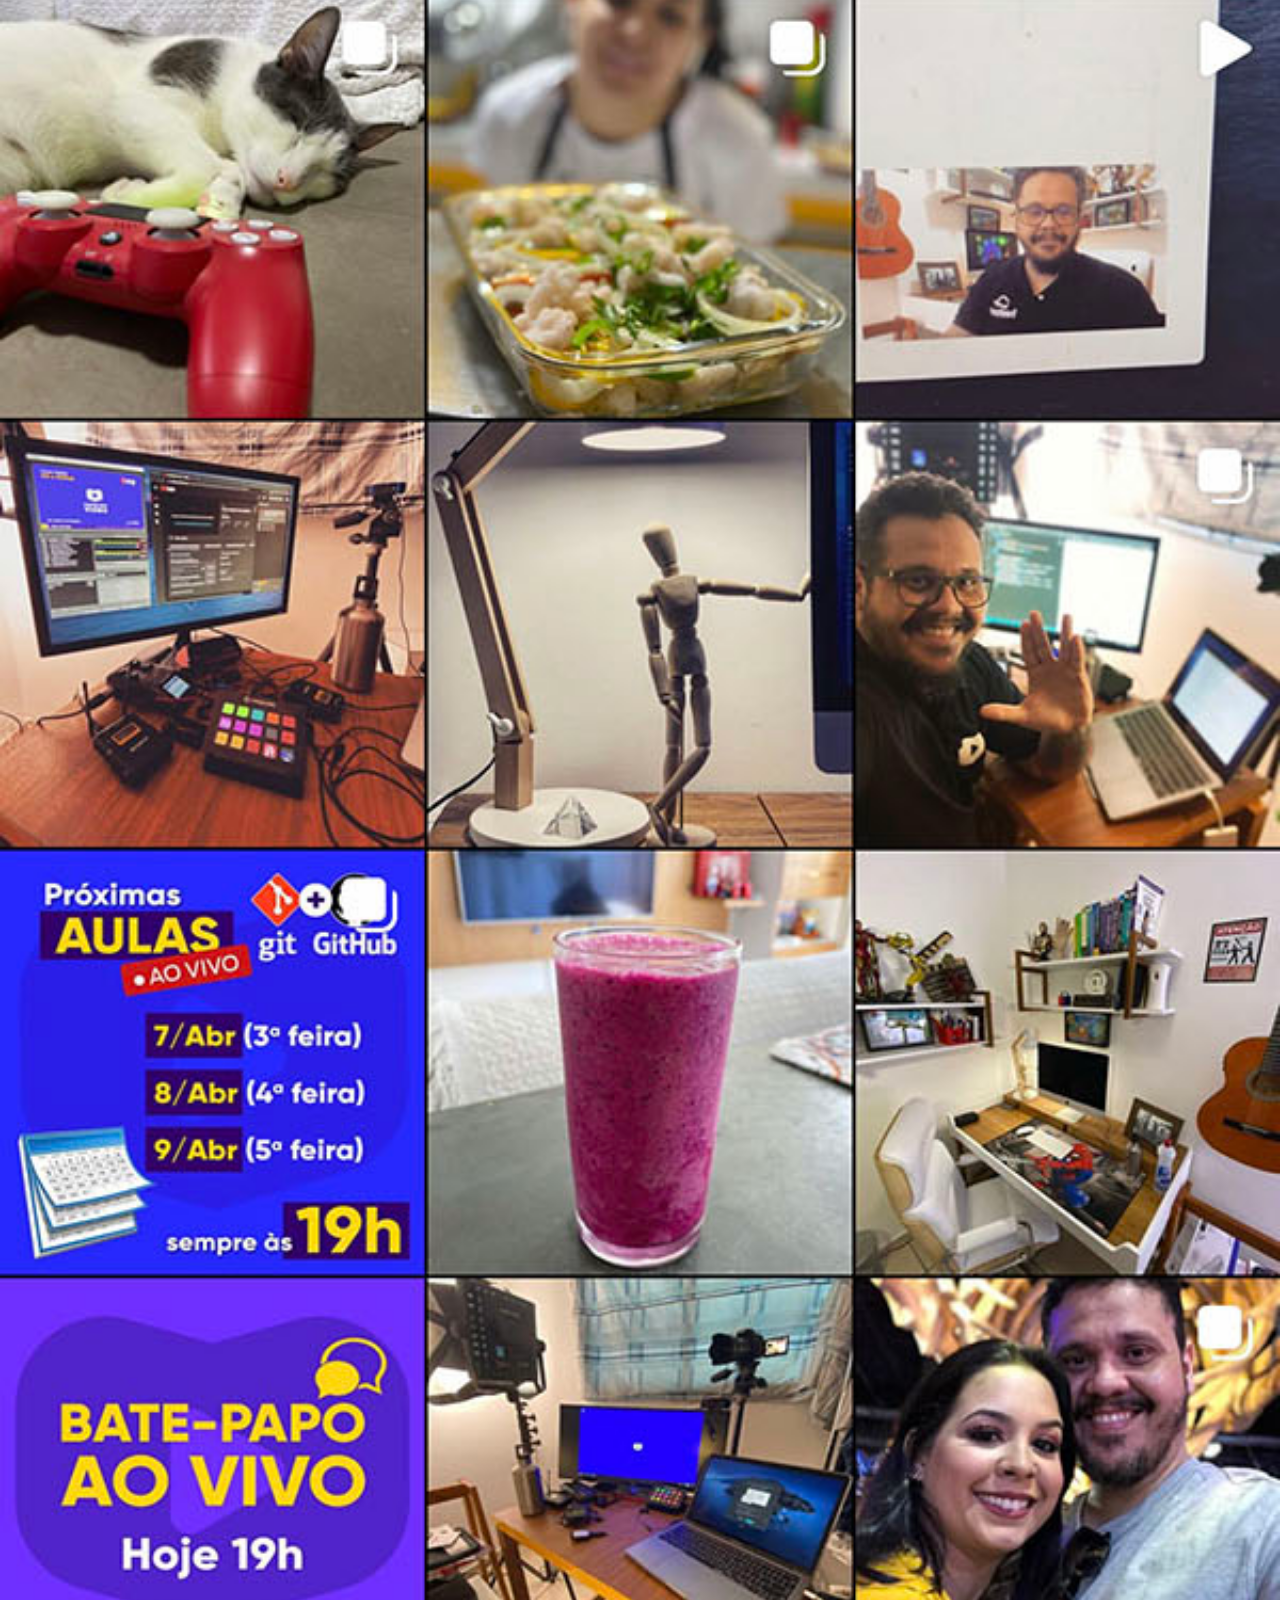
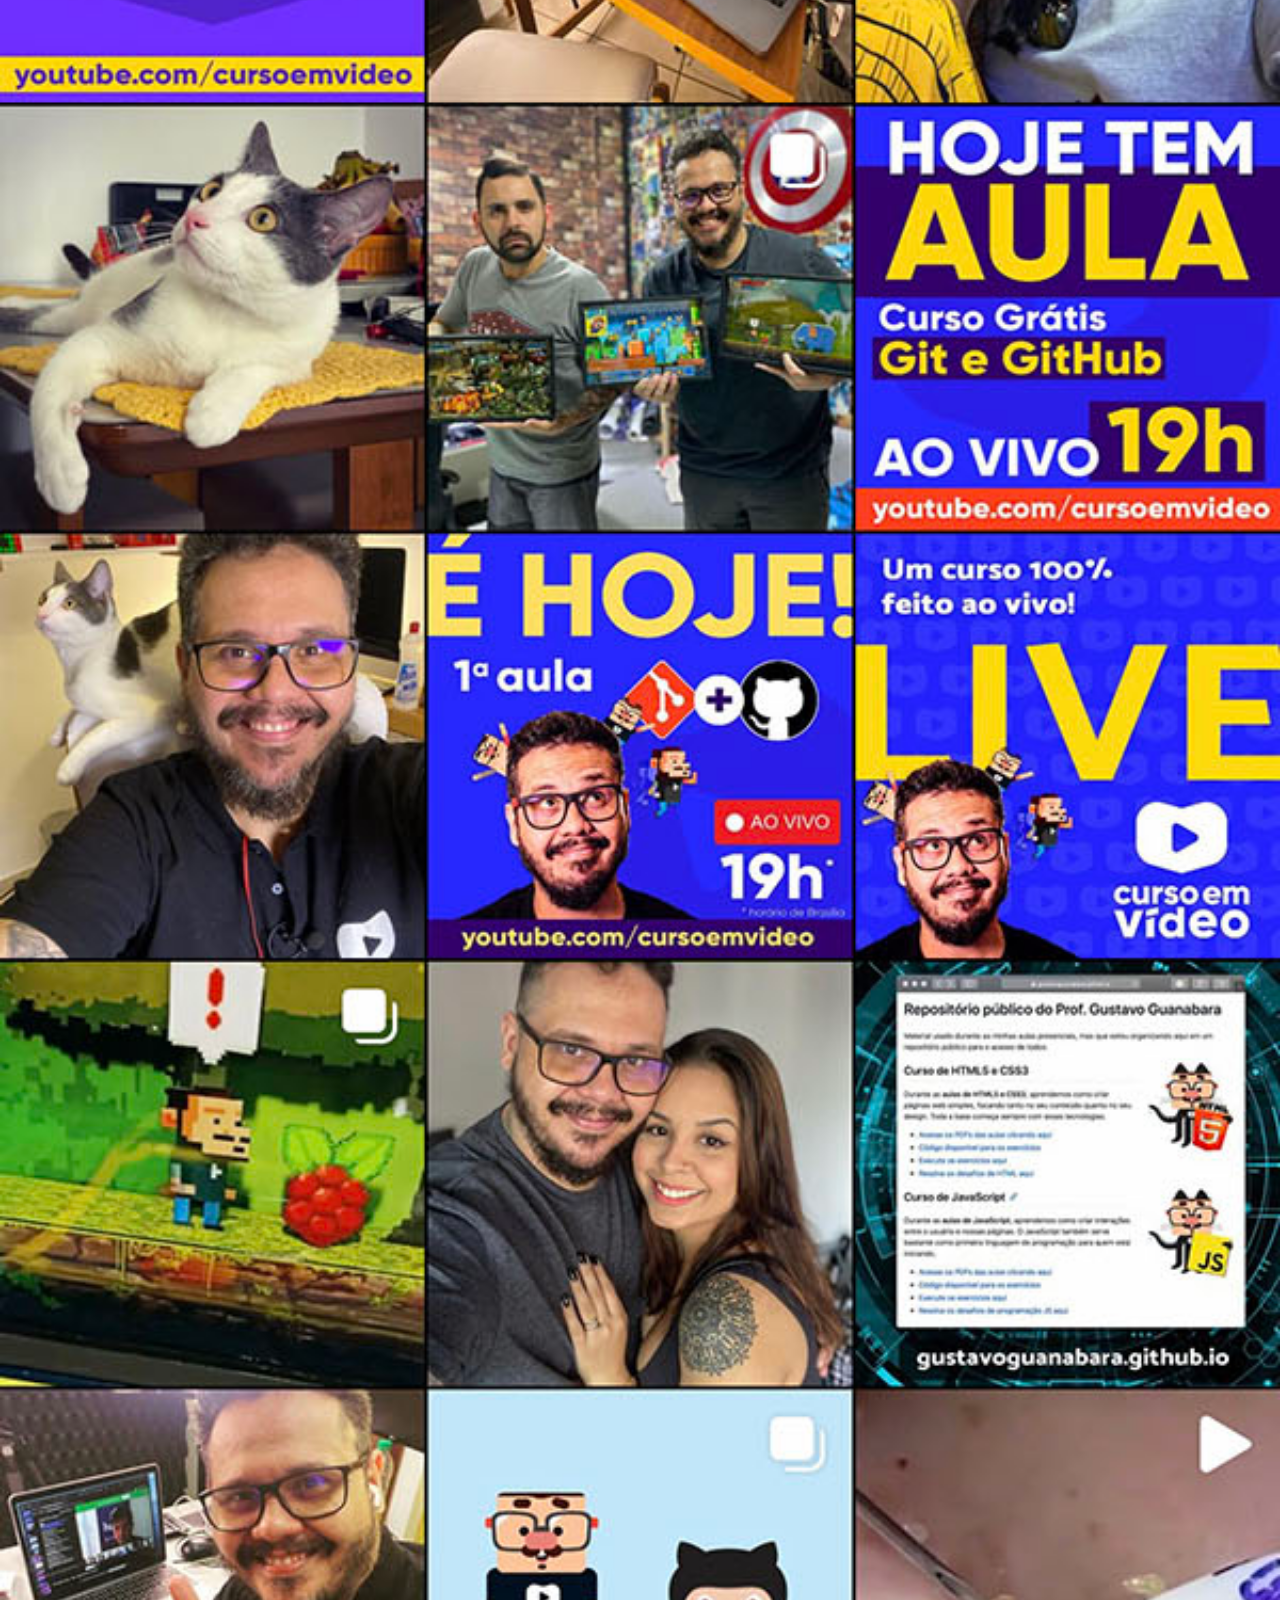
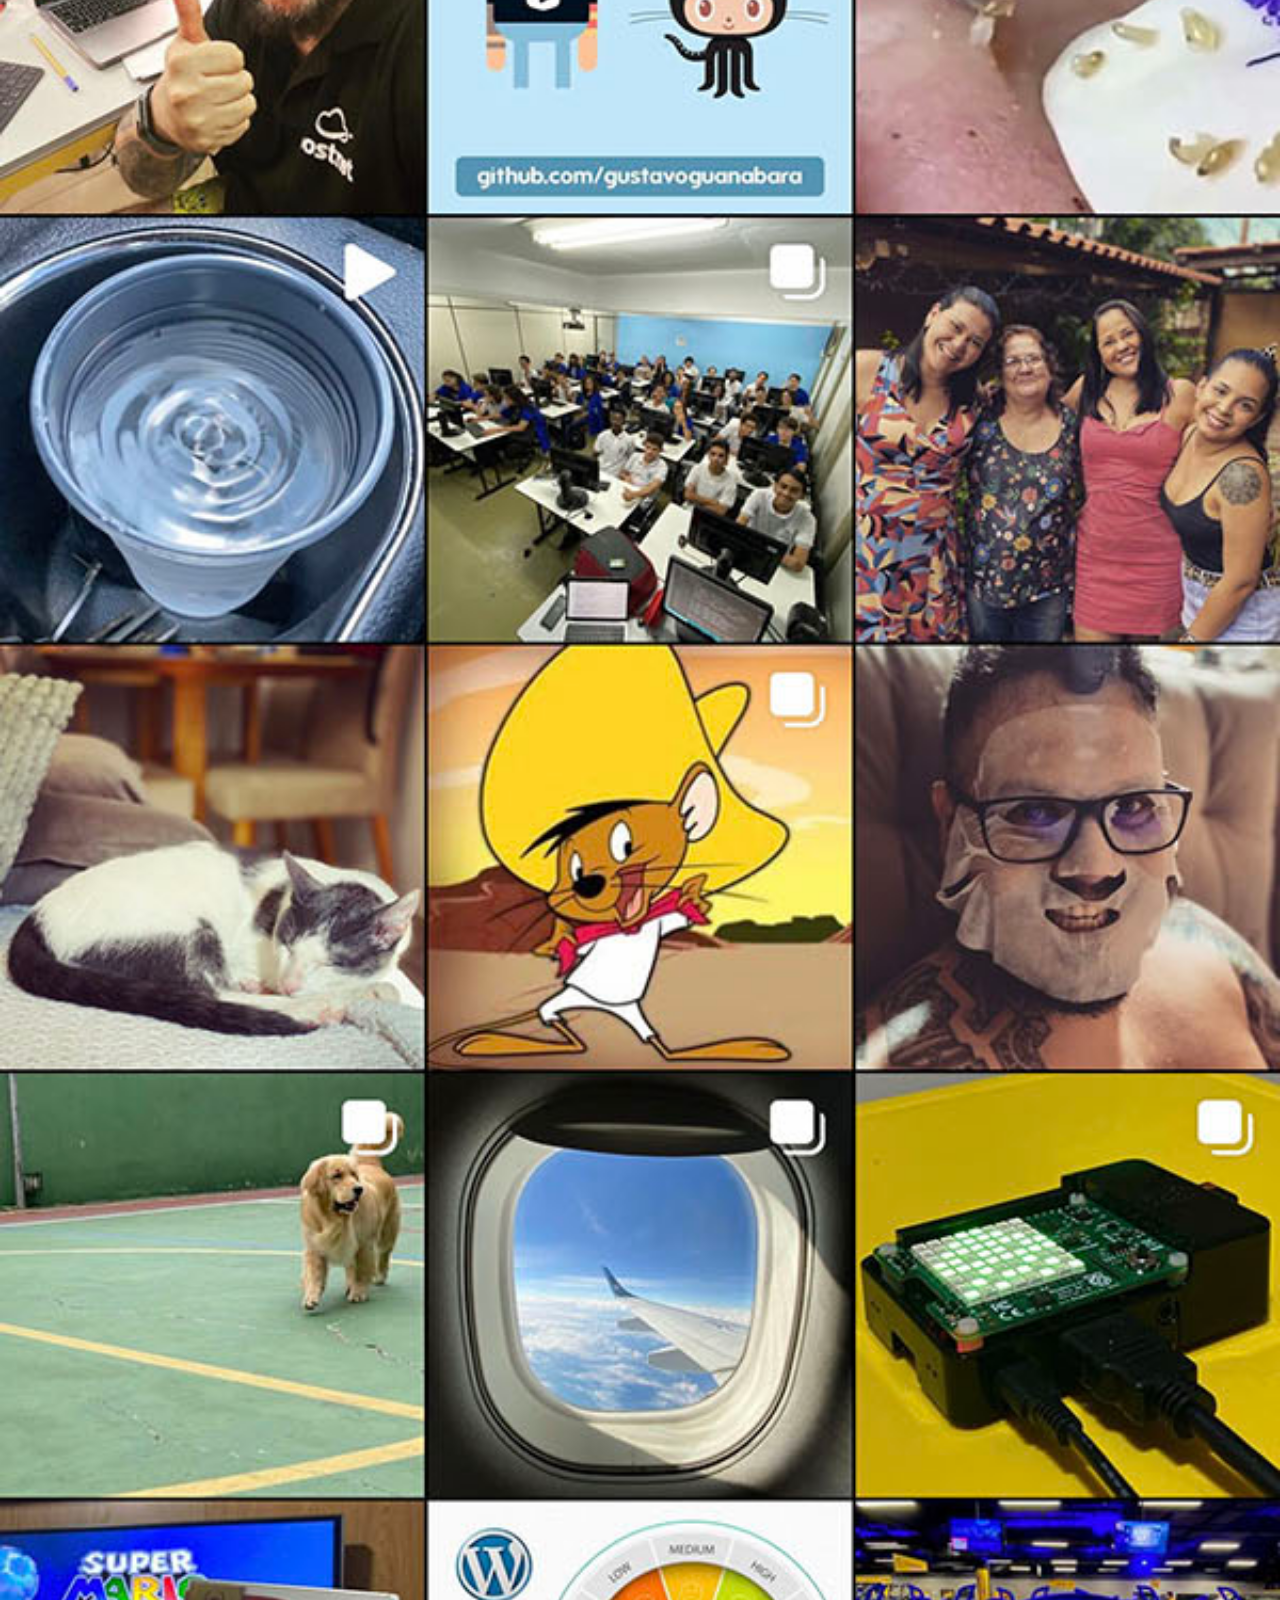
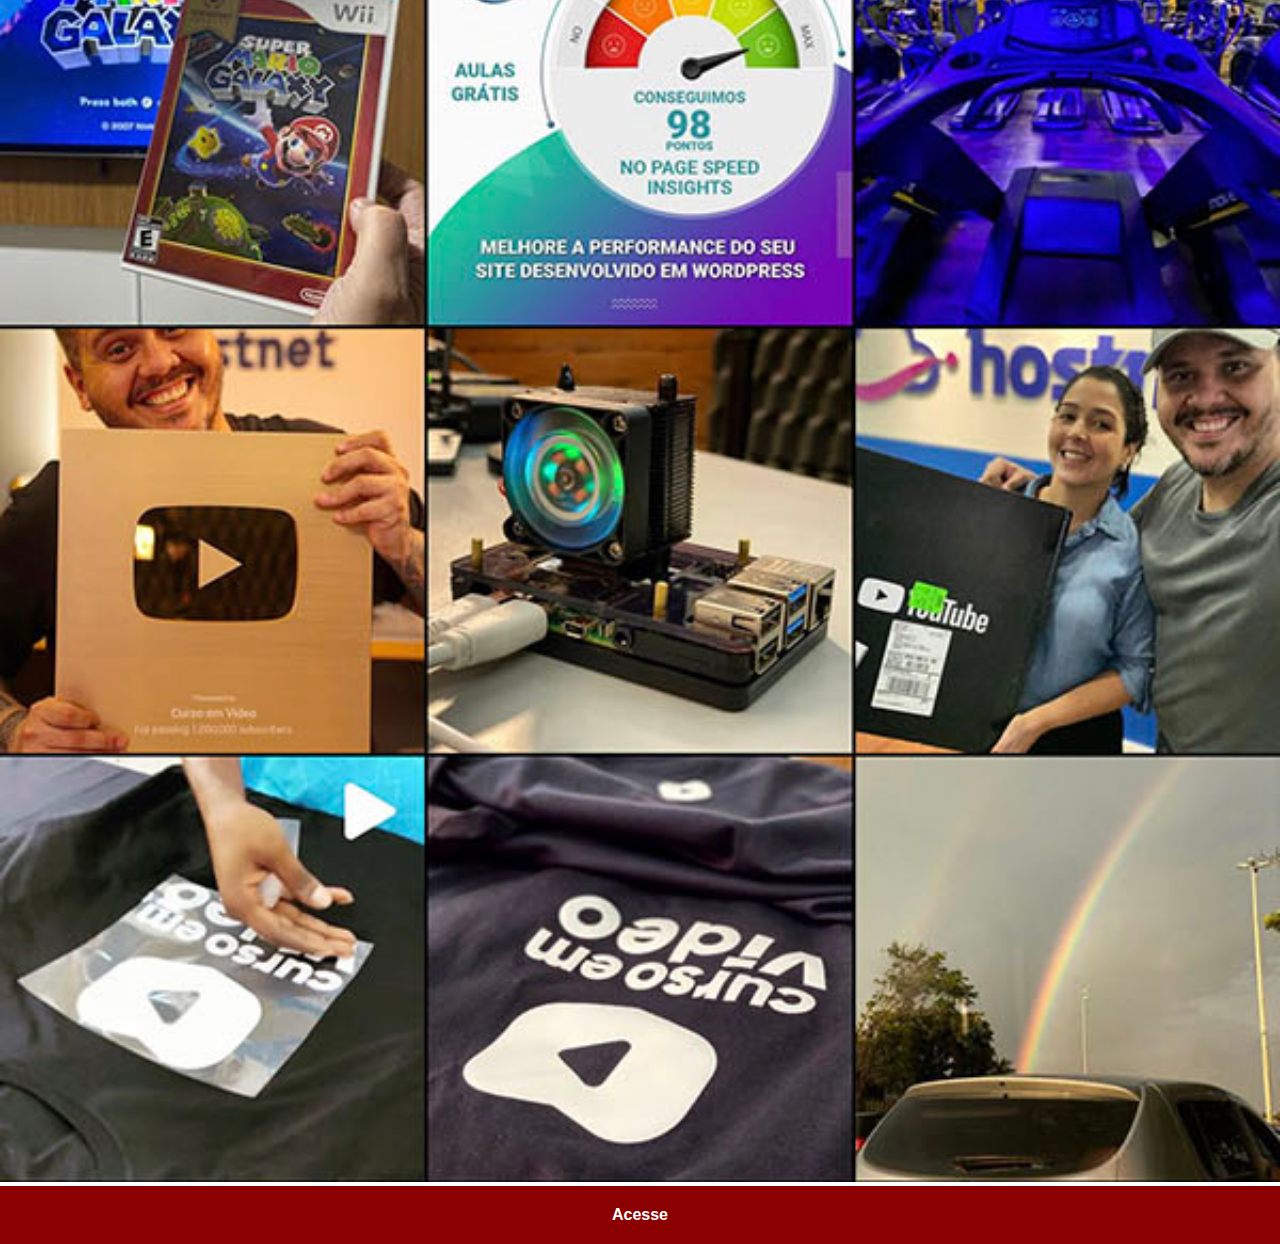
<file: instagram.html>
<!DOCTYPE html>
<html lang="pt-br">
<head>
    <meta charset="UTF-8">
    <meta http-equiv="X-UA-Compatible" content="IE=edge">
    <meta name="viewport" content="width=device-width, initial-scale=1.0">
    <title>Instagram</title>
    <link rel="stylesheet" href="style/social.css">
</head>
<body>
    <img src="imagens/tela-instagram.jpg" alt="Instagram">
    <a href="https://www.instagram.com/diegothielecanuto/" target="_blank">Acesse</a>
</body>
</html>
</file>
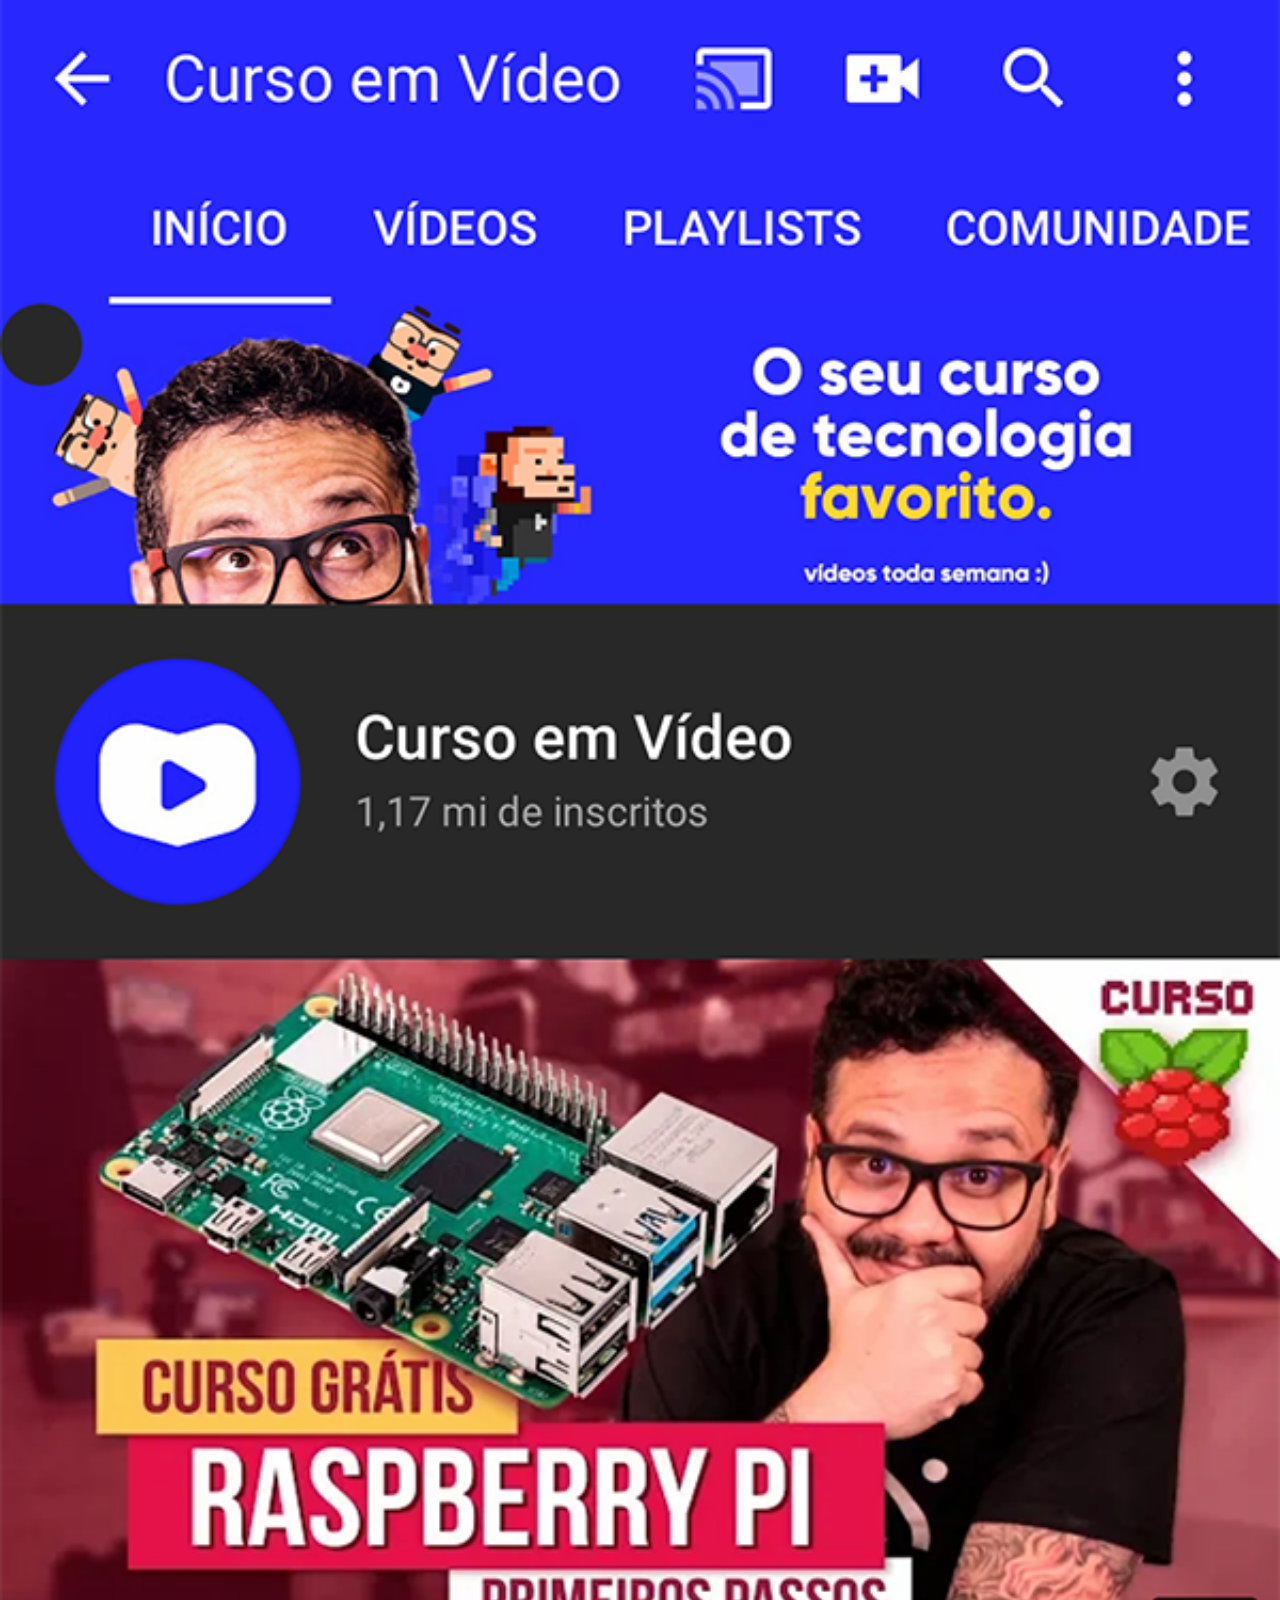
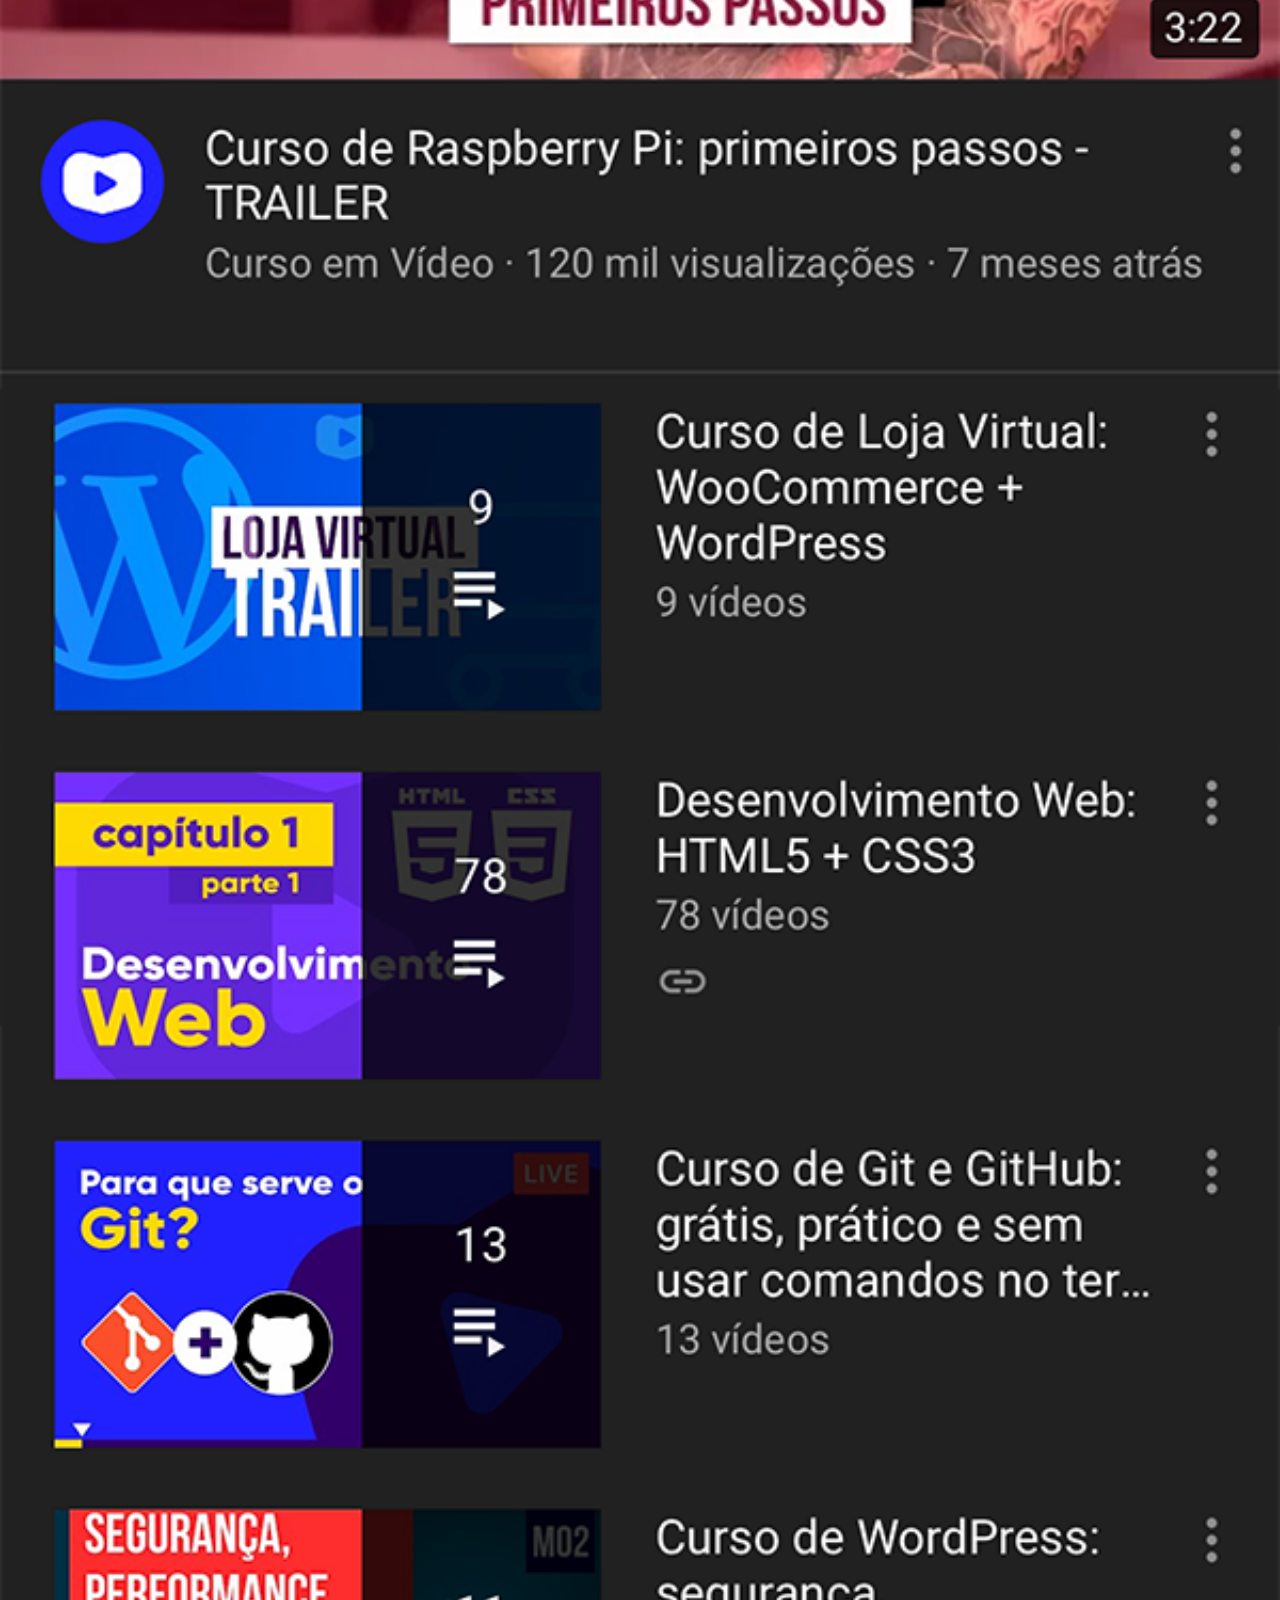
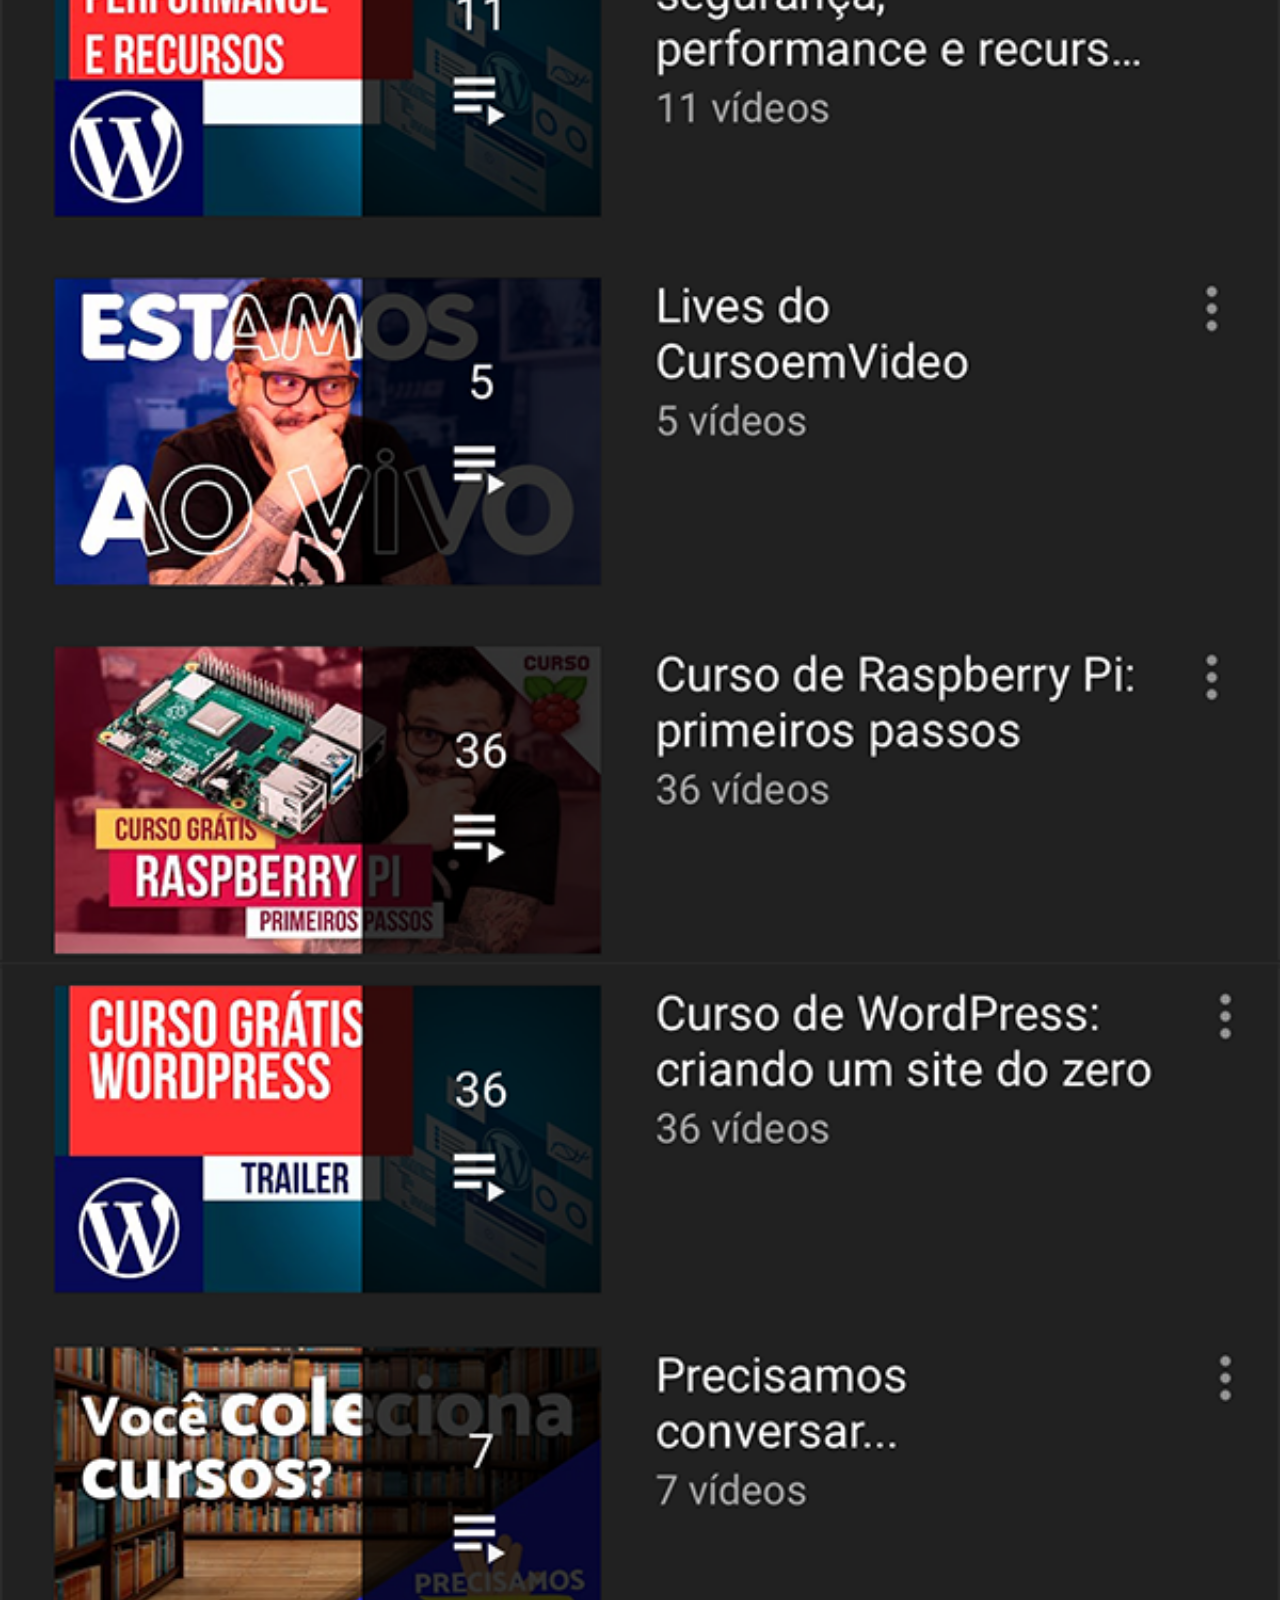
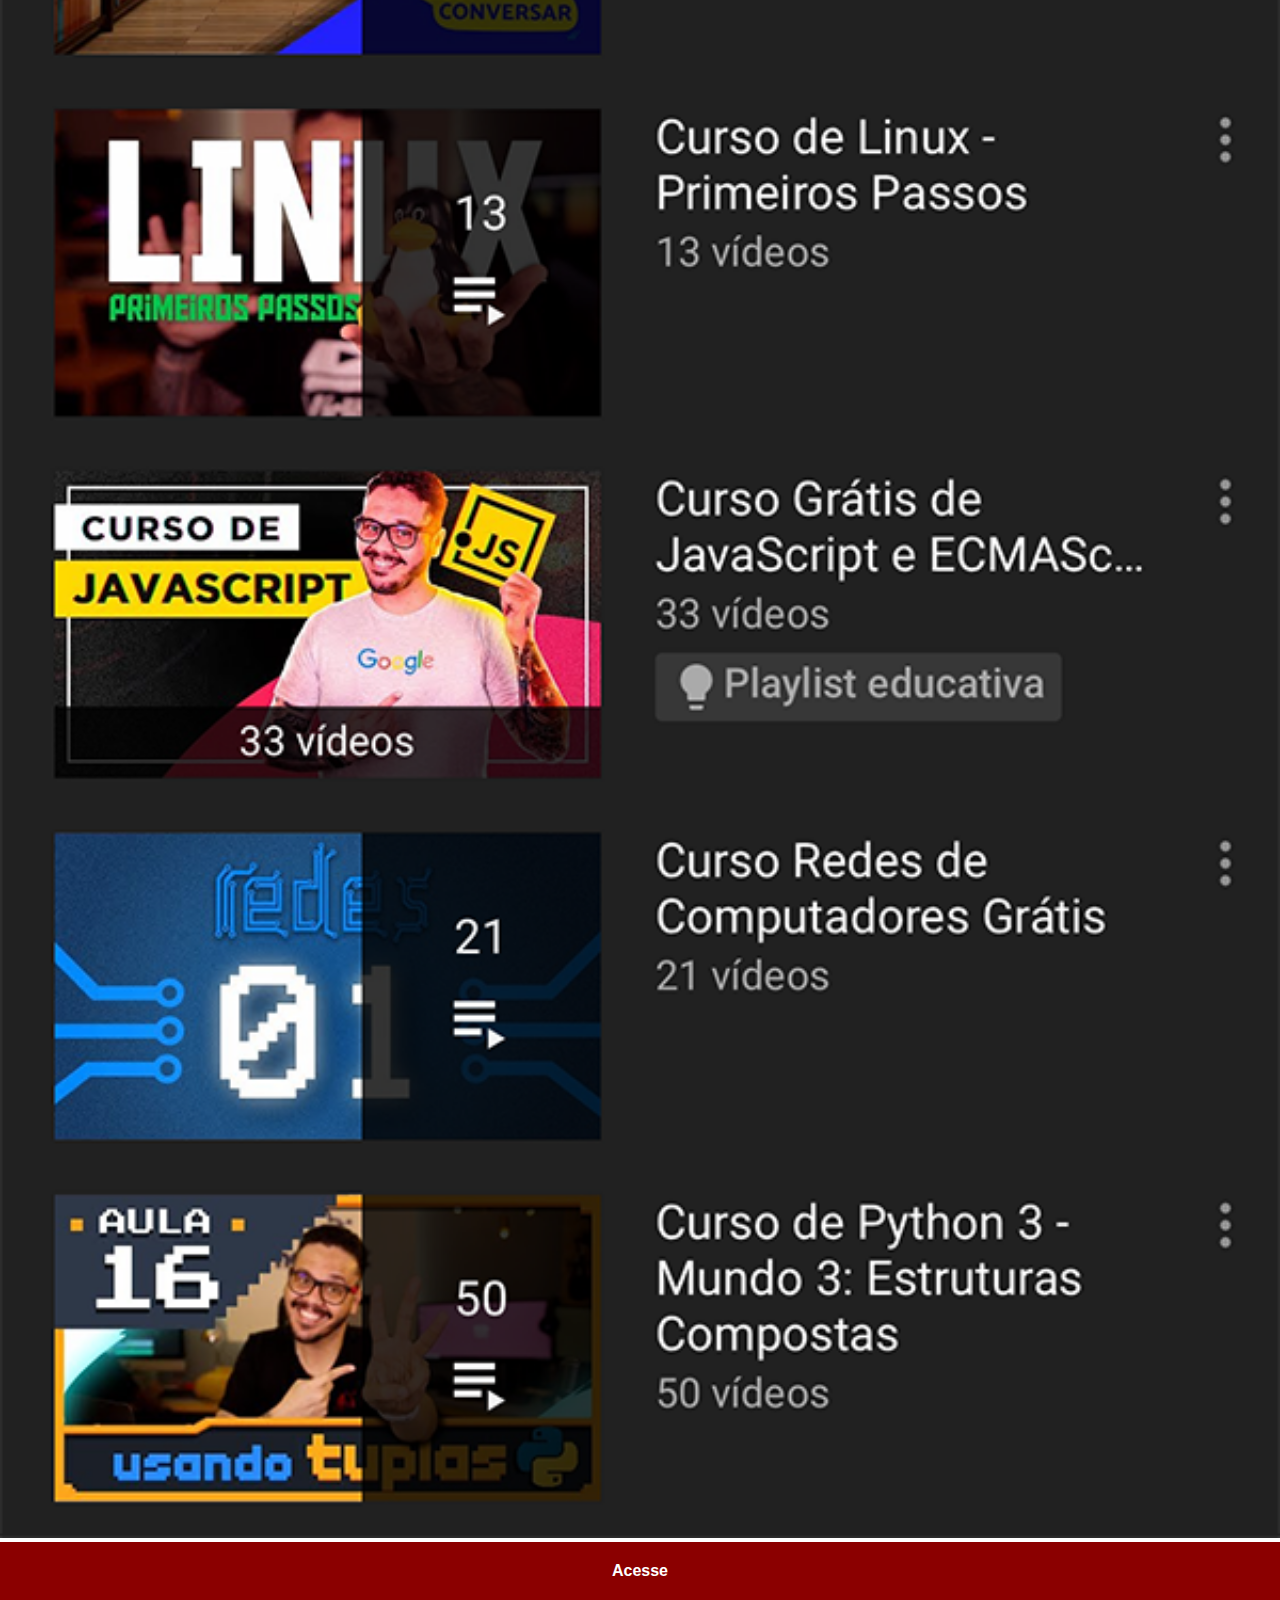
<file: youtube.html>
<!DOCTYPE html>
<html lang="pt-br">
<head>
    <meta charset="UTF-8">
    <meta http-equiv="X-UA-Compatible" content="IE=edge">
    <meta name="viewport" content="width=device-width, initial-scale=1.0">
    <title>Youtube</title>
    <link rel="stylesheet" href="style/social.css">
</head>
<body>
    <img src="imagens/tela-youtube.png" alt="Youtube">
    <a href="https://www.youtube.com/channel/UCkpeUCmFvrt4OHLekvYvjSw" target="_blank">Acesse</a>
</body>
</html>
</file>
<file: style/style.css>
@charset "UTF-8";

* {
    margin: 0px;
    padding: 0px;
    font-family: Arial, Helvetica, sans-serif;
}

html, body {
    height: 100vh;
    width: 100vw;
    background-color: black;
}

body {
    background: url(../imagens/fundo-madeira.jpg) no-repeat top center;
    background-size: cover;
    background-attachment: fixed;
}

main {
    position: relative;
    height: 100vh;
}

section#telefone {
    position: absolute;
    top: 50%;
    left: 50%;
    transform: translate(-50%, -50%);
    height: 627px;
    width: 311px;
    
    background: url(../imagens/frame-iphone.png) no-repeat;
}

iframe#tela {
    position: relative;
    top: 80px;
    left: 22px;
    width: 267px;
    height: 471px;
}

section#redes-sociais{
    text-align: right;
}

section#redes-sociais img{
    width: 50px;
    margin: 10px;
    border-radius: 50px;
    box-shadow: 2px 2px 5px rgba(0, 0, 0, 0.400);
    box-sizing: border-box;
}

section#redes-sociais img:hover{
    border: 2px solid rgba(255, 255, 255, 0.637);
    transform: translate(-3px, -3px);
    box-shadow: 5px 5px 10px rgba(0, 0, 0, 0.623);
    transition: transform .3s; border: .1s;
}
</file>
<file: style/social.css>
@charset "UTF-8";
*{
    margin: 0px;
    padding: 0px;
    font-family: Arial, Helvetica, sans-serif;
}

::-webkit-scrollbar {
    width: 0px;
    height: 0px;
}

img {
    width: 100vw;
}

a {
    display: block;
    background-color: darkred;
    color: white;
    padding: 20px;
    text-align: center;
    font-weight: bolder;
    text-decoration: none;
}

a:hover {
    background-color: red;
}
</file>
